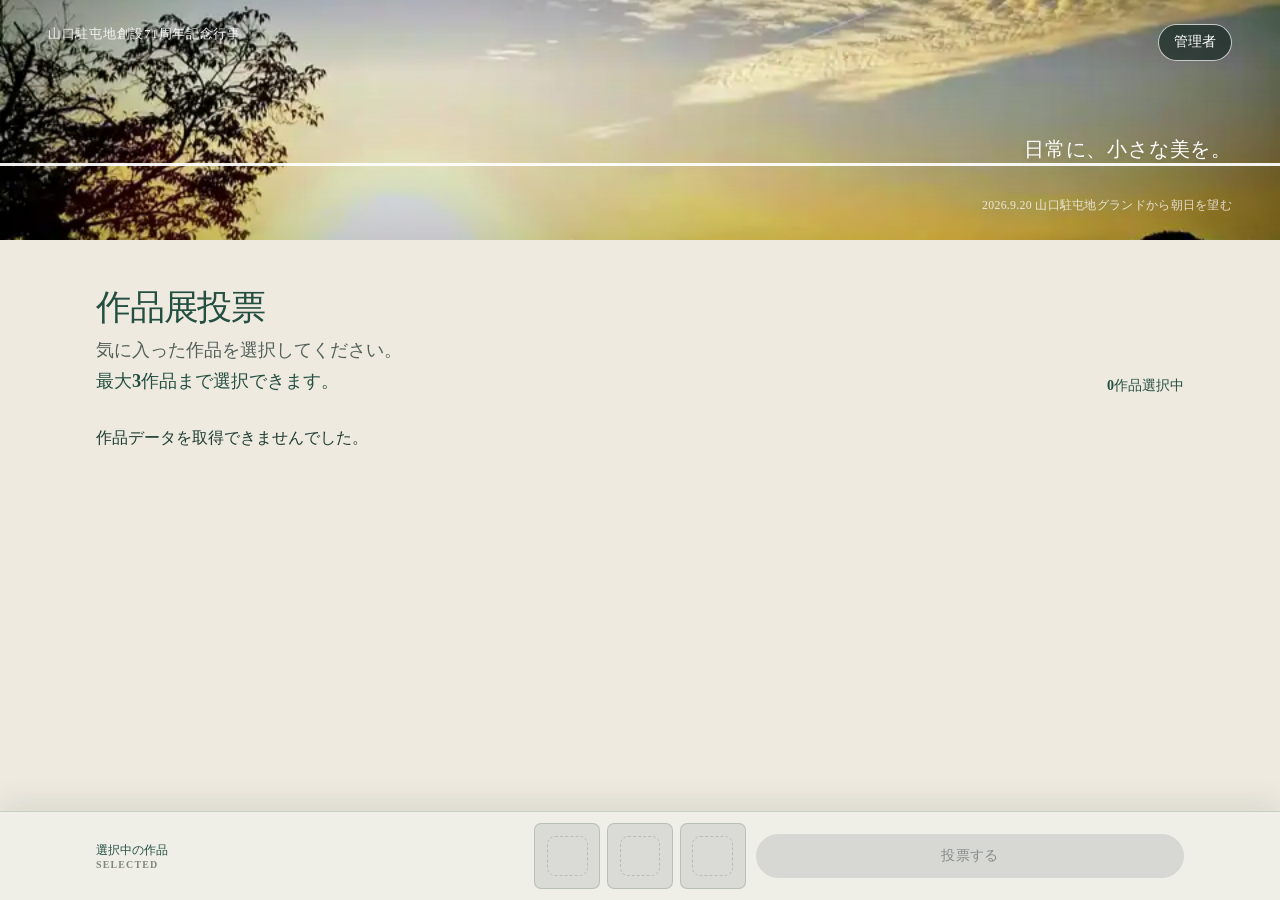
<file: index.html>
<!DOCTYPE html>
<html lang="ja">
<head>
  <meta charset="UTF-8">
  <meta name="viewport" content="width=device-width, initial-scale=1, viewport-fit=cover">
  <meta name="theme-color" content="#f2f3f1">
  <title>作品展投票（本番）</title>
  <style>
    html,body{margin:0;padding:0;width:100%;height:100%;overflow:hidden;background:#000;}
    iframe{display:block;width:100%;height:100%;border:0;}
  </style>
</head>
<body>
  <iframe
    src="production.html?v=575ae6b4beff"
    allow="fullscreen"
    allowfullscreen>
  </iframe>
</body>
</html>
</file>
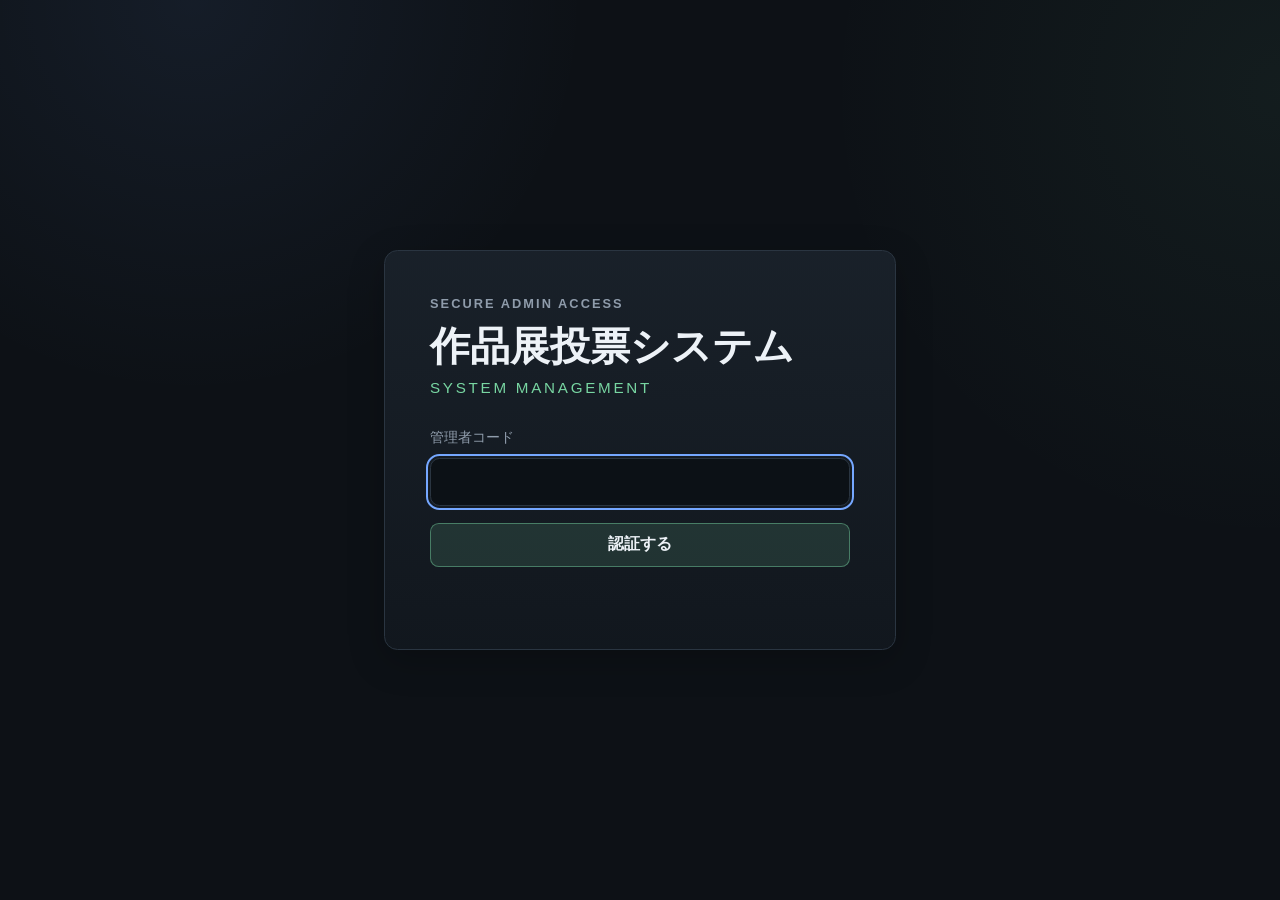
<file: admin/index.html>
<!DOCTYPE html><html lang="ja"><head><meta charset="UTF-8"><meta name="viewport" content="width=device-width,initial-scale=1"><meta http-equiv="refresh" content="0;url=settings.html"><title>システム管理</title></head><body><p><a href="settings.html">システム管理を開く</a></p><script>location.replace("settings.html"+location.search+location.hash);</script></body></html>
</file>
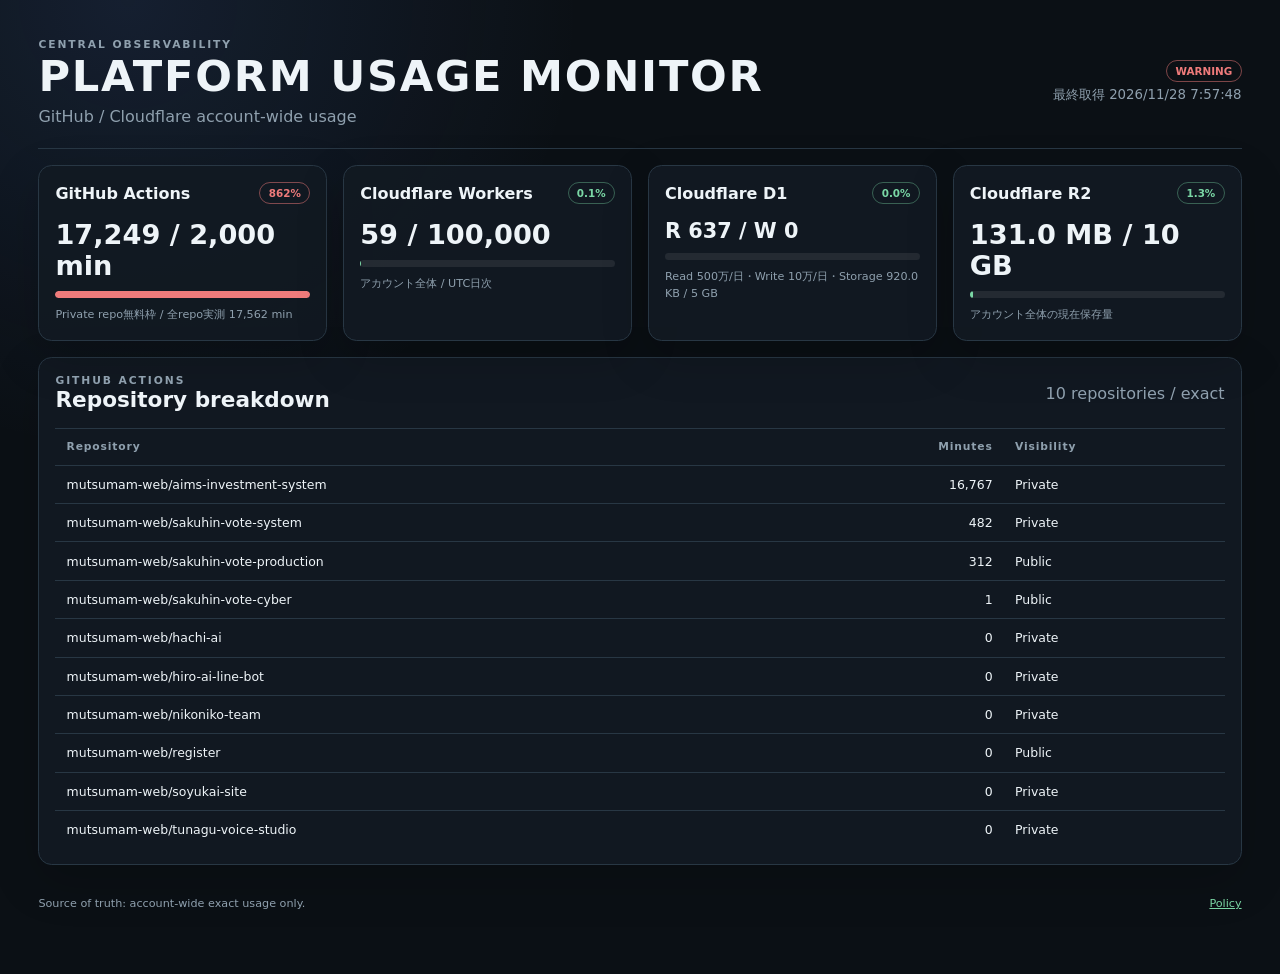
<file: platform-usage/index.html>
<!doctype html>
<html lang="ja">
<head>
  <meta charset="utf-8">
  <meta name="viewport" content="width=device-width,initial-scale=1">
  <meta name="color-scheme" content="dark">
  <title>Platform Usage Monitor</title>
  <link rel="stylesheet" href="./style.css?v=575ae6b4beff">
</head>
<body>
  <main class="shell">
    <header class="hero">
      <div>
        <p class="eyebrow">CENTRAL OBSERVABILITY</p>
        <h1>PLATFORM USAGE MONITOR</h1>
        <p class="lead">GitHub / Cloudflare account-wide usage</p>
      </div>
      <div class="hero-status">
        <span id="overallBadge" class="badge">LOADING</span>
        <small id="updatedAt">取得中…</small>
      </div>
    </header>

    <section class="cards" aria-label="Platform usage">
      <article class="card">
        <div class="card-head"><strong>GitHub Actions</strong><span id="githubBadge" class="badge">—</span></div>
        <div id="githubValue" class="value">—</div>
        <div class="meter"><i id="githubBar"></i></div>
        <p id="githubMeta">アカウント実測のみ</p>
      </article>
      <article class="card">
        <div class="card-head"><strong>Cloudflare Workers</strong><span id="workersBadge" class="badge">—</span></div>
        <div id="workersValue" class="value">—</div>
        <div class="meter"><i id="workersBar"></i></div>
        <p>アカウント全体 / UTC日次</p>
      </article>
      <article class="card">
        <div class="card-head"><strong>Cloudflare D1</strong><span id="d1Badge" class="badge">—</span></div>
        <div id="d1Value" class="value value-small">—</div>
        <div class="meter"><i id="d1Bar"></i></div>
        <p id="d1Meta">Read / Write / Storage</p>
      </article>
      <article class="card">
        <div class="card-head"><strong>Cloudflare R2</strong><span id="r2Badge" class="badge">—</span></div>
        <div id="r2Value" class="value">—</div>
        <div class="meter"><i id="r2Bar"></i></div>
        <p>アカウント全体の現在保存量</p>
      </article>
    </section>

    <section class="panel">
      <div class="panel-head">
        <div>
          <p class="eyebrow">GITHUB ACTIONS</p>
          <h2>Repository breakdown</h2>
        </div>
        <span id="repoState" class="muted">—</span>
      </div>
      <div class="table-wrap">
        <table>
          <thead><tr><th>Repository</th><th>Minutes</th><th>Visibility</th></tr></thead>
          <tbody id="repoRows"><tr><td colspan="3">取得中…</td></tr></tbody>
        </table>
      </div>
    </section>

    <footer>
      <span>Source of truth: account-wide exact usage only.</span>
      <a href="./POLICY.md">Policy</a>
    </footer>
  </main>
  <script src="./app.js?v=575ae6b4beff"></script>
</body>
</html>
</file>
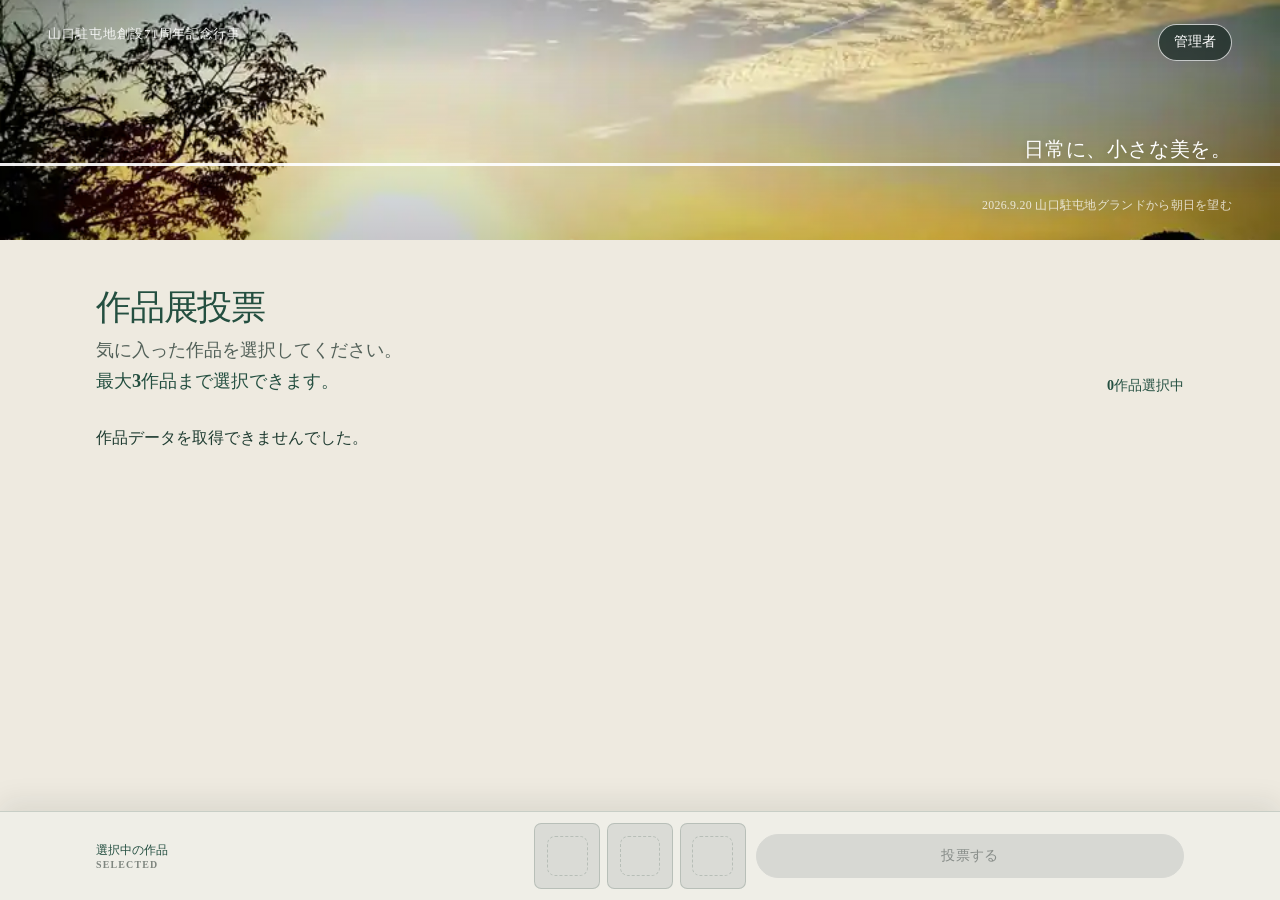
<file: production.html>
<!DOCTYPE html>
<html lang="ja">
<head>
  <meta charset="UTF-8">
  <meta name="viewport" content="width=device-width,initial-scale=1,viewport-fit=cover">
  <meta name="theme-color" content="#eeeae0">
  <meta name="format-detection" content="telephone=no">
  <title>作品展投票</title>
  <link rel="stylesheet" href="production.css?v=575ae6b4beff">
</head>
<body>
  <a class="skip-link" href="#works">作品一覧へ移動</a>
  <canvas id="gridDiceCanvas" class="grid-dice-canvas" aria-hidden="true" hidden></canvas>
  <canvas id="gridDiceFrontCanvas" class="grid-dice-canvas grid-dice-canvas-front" aria-hidden="true" hidden></canvas>

  <div class="app-shell">
    <header class="app-header" aria-label="作品展バナー">
      <svg class="hero-clip-defs" width="0" height="0" aria-hidden="true" focusable="false">
        <defs>
          <clipPath id="headerClipMosaic" clipPathUnits="objectBoundingBox">
            <rect x=".005" y=".17" width=".17" height=".77"/>
            <rect x=".179" y=".035" width=".255" height=".82"/>
            <rect x=".438" y=".15" width=".125" height=".8"/>
            <rect x=".567" y=".005" width=".267" height=".89"/>
            <rect x=".838" y=".18" width=".157" height=".76"/>
          </clipPath>
          <clipPath id="headerClipEditorial" clipPathUnits="objectBoundingBox">
            <rect x=".015" y=".15" width=".20" height=".81"/>
            <rect x=".224" y=".025" width=".46" height=".85"/>
            <rect x=".694" y=".12" width=".295" height=".83"/>
          </clipPath>
          <clipPath id="headerClipSolar" clipPathUnits="objectBoundingBox">
            <rect x=".005" y=".08" width=".50" height=".88"/>
            <rect x=".51" y=".015" width=".20" height=".45"/>
            <rect x=".51" y=".49" width=".19" height=".46"/>
            <rect x=".715" y=".135" width=".28" height=".80"/>
          </clipPath>
        </defs>
      </svg>
      <div class="hero-visual" aria-hidden="true"></div>
      <a id="headerAdminLink" class="header-admin-link" href="admin/settings.html" aria-label="管理画面を開く">管理者</a>
      <div class="hero-topline">
        <span id="heroTopline">山口駐屯地創設71周年記念行事</span>
      </div>
      <div class="hero-copy">
        <div class="hero-title-stage">
          <h1 class="hero-title" aria-label="作品展 / ART EXHIBITION">
            <span id="heroTitleJp" class="hero-title-label hero-title-jp" aria-hidden="true">作品展</span>
            <span id="heroTitleEn" class="hero-title-label hero-title-en" aria-hidden="true">ART EXHIBITION</span>
          </h1>
          <div class="hero-title-line" aria-hidden="true"></div>
        </div>
        <div id="heroSide" class="hero-side">日常に、小さな美を。</div>
      </div>
      <div id="heroCaption" class="hero-caption">2026.9.20 山口駐屯地グランドから朝日を望む</div>
      <div class="hero-compact-bar" aria-hidden="true" inert>
        <div class="hero-compact-heading">
          <strong id="compactHeroTitleJp">作品展</strong>
          <span>ART EXHIBITION</span>
        </div>
        <a class="hero-compact-admin" href="admin/settings.html" aria-label="管理画面を開く">管理者</a>
      </div>
    </header>

    <main class="gallery-shell">
      <section class="gallery-intro" aria-labelledby="galleryTitle">
        <div>
          <h2 id="galleryTitle">作品展投票</h2>
          <p>気に入った作品を選択してください。<br><strong>最大3作品まで選択できます。</strong></p>
        </div>
        <div id="selectionStatus" class="selection-status" aria-live="polite">0作品選択中</div>
      </section>

      <div id="works" class="works-grid" aria-busy="true">
        <p class="works-loading" role="status">作品を読み込んでいます…</p>
      </div>
    </main>
  </div>

  <footer class="selection-bar" aria-label="選択中の作品と投票操作">
    <div class="selection-bar-inner">
      <button id="adminButton" class="selection-bar-label" type="button" aria-label="管理者機能">
        <span>選択中の作品</span>
        <small>SELECTED</small>
      </button>

      <div id="selectedThumbs" class="selected-thumbs" aria-label="選択中の作品サムネイル">
        <button class="selected-thumb-slot" data-slot="0" type="button" aria-hidden="true" disabled></button>
        <button class="selected-thumb-slot" data-slot="1" type="button" aria-hidden="true" disabled></button>
        <button class="selected-thumb-slot" data-slot="2" type="button" aria-hidden="true" disabled></button>
      </div>

      <button id="voteButton" class="vote-button" type="button" disabled>投票する</button>
      <span id="count" hidden aria-hidden="true">0</span>
    </div>
  </footer>

  <section id="workDetailView" class="work-detail-view" hidden aria-hidden="true" aria-modal="true" role="dialog" aria-labelledby="workDetailTitle">
    <div id="workDetailPanel" class="work-detail-panel" tabindex="-1">
      <div class="work-detail-image-wrap">
        <img id="workDetailImage" class="work-detail-image" alt="" hidden>
      </div>
      <div class="work-detail-meta">
        <div id="workDetailIndex" class="work-detail-index"></div>
        <h2 id="workDetailTitle" class="work-detail-title"></h2>
        <div id="workDetailAuthor" class="work-detail-author"></div>
      </div>
      <div class="work-detail-actions" aria-label="詳細画面の操作">
        <button id="workDetailSelectButton" class="work-detail-select-button" type="button">選択する</button>
        <button id="workDetailCloseButton" class="work-detail-close-button" type="button">閉じる</button>
      </div>
      <div id="workDetailComment" class="work-detail-comment"></div>
      <div class="powered-by powered-by-detail" aria-label="powered by 駐屯地曹友会 × 厚生班">
          <span>powered by</span>
          <strong>駐屯地曹友会×厚生班</strong>
        </div>
    </div>
  </section>

  <section id="voteConfirmView" class="vote-confirm-view" hidden aria-hidden="true" aria-modal="true" role="dialog" aria-labelledby="voteConfirmTitle">
    <div class="vote-confirm-panel">
      <div class="vote-confirm-kicker">VOTE CONFIRMATION</div>
      <h2 id="voteConfirmTitle" class="vote-confirm-title">投票内容の確認</h2>
      <p class="vote-confirm-lead">選択した作品を確認して、投票を確定してください。</p>

      <div id="voteConfirmWorks" class="vote-confirm-works" aria-label="投票する作品"></div>

      <div class="vote-confirm-actions">
        <button id="voteConfirmSubmitButton" class="vote-confirm-submit-button" type="button">投票する</button>
        <button id="voteConfirmBackButton" class="vote-confirm-back-button" type="button">戻る</button>
      </div>

      <div class="powered-by powered-by-confirm" aria-label="powered by 駐屯地曹友会 × 厚生班">
          <span>powered by</span>
          <strong>駐屯地曹友会×厚生班</strong>
        </div>
    </div>
  </section>

  <div id="maxVoteErrorPanel" class="max-vote-error-panel" role="alert" aria-live="assertive" aria-hidden="true">
    <div class="max-vote-error-message">最大3作品まで選択できます</div>
  </div>

  <dialog id="adminCodeDialog" class="admin-code-dialog" aria-labelledby="adminCodeDialogTitle">
    <form id="adminCodeDialogForm">
      <h2 id="adminCodeDialogTitle">管理者コードを入力</h2>
      <p>この端末の投票済み状態を解除します。</p>
      <label for="adminResetCode">管理者コード（数字4〜12桁）</label>
      <input id="adminResetCode" name="adminResetCode" type="password" inputmode="numeric" autocomplete="current-password" enterkeyhint="done" minlength="4" maxlength="12" pattern="[0-9]{4,12}" required>
      <div class="admin-code-dialog-actions">
        <button id="adminResetCancelButton" type="button">キャンセル</button>
        <button id="adminResetSubmitButton" type="submit">確認する</button>
      </div>
    </form>
  </dialog>

  <div id="votedMask" class="voted-mask" hidden aria-hidden="true" aria-live="polite" aria-modal="true" role="dialog" aria-labelledby="votedMaskTitle">
    <div class="voted-mask-admin-zone" aria-label="管理者機能" role="button" tabindex="0"></div>
    <div class="voted-mask-content">
      <div class="voted-mask-check" aria-hidden="true">✓</div>
      <div class="voted-mask-kicker">VOTE COMPLETE</div>
      <div id="votedMaskTitle" class="voted-mask-title">投票済みです</div>
      <div class="voted-mask-subtitle">ご投票ありがとうございました。</div>
      <div class="voted-mask-status">投票内容を受け付けました。<br>この端末からの追加投票はできません。</div>
      <div class="voted-mask-footer">作品展投票システム</div>
      <div class="powered-by powered-by-voted" aria-label="powered by 駐屯地曹友会 × 厚生班">
          <span>powered by</span>
          <strong>駐屯地曹友会×厚生班</strong>
        </div>
    </div>
  </div>

  <script src="reel.js?v=20261110-reel-resize-v13"></script>
  <script src="grid-dice.js?v=20261115-restore-v4"></script>
  <script src="production.js?v=575ae6b4beff"></script>
</body>
</html>
</file>
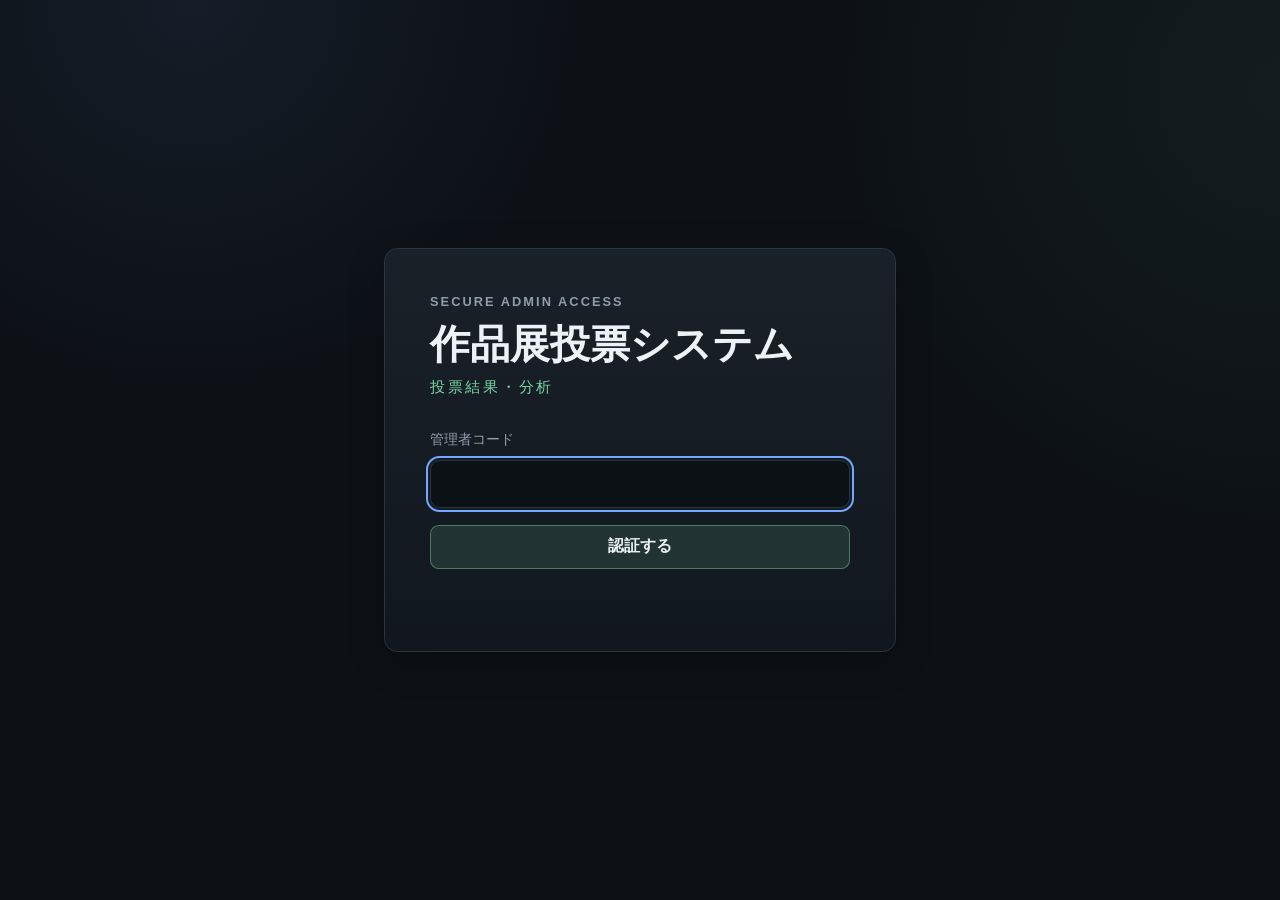
<file: admin/results.html>
<!DOCTYPE html>
<html lang="ja">
<head>
  <meta charset="UTF-8">
  <meta name="viewport" content="width=device-width,initial-scale=1,viewport-fit=cover">
  <meta name="theme-color" content="#11161b">
  <meta name="format-detection" content="telephone=no">
  <title>作品展投票システム / 投票結果・分析</title>
  <link rel="stylesheet" href="admin.css?v=575ae6b4beff">
</head>
<body>
  <main id="loginShell" class="auth-shell" aria-labelledby="loginTitle">
    <section class="auth-card">
      <div class="eyebrow">SECURE ADMIN ACCESS</div>
      <h1 id="loginTitle">作品展投票システム</h1>
      <p class="auth-subtitle">投票結果・分析</p>
      <form id="loginForm" class="auth-form" autocomplete="off">
        <label for="adminCode">管理者コード</label>
        <input id="adminCode" name="adminCode" type="password" inputmode="numeric" autocomplete="current-password" enterkeyhint="done" minlength="4" maxlength="12" required>
        <button id="loginButton" type="submit">認証する</button>
      </form>
      <p id="loginMessage" class="auth-message" role="status" aria-live="polite"></p>
    </section>
  </main>

  <div id="dashboardShell" class="dashboard-shell" hidden>
    <header class="topbar">
      <div>
        <div class="eyebrow">作品展投票システム</div>
        <h1>投票結果・分析</h1>
      </div>
      <div class="topbar-actions">
        
        
        <button id="settingsPageButton" class="button-secondary" type="button">システム管理</button>
        <button id="refreshButton" class="button-secondary" type="button">更新</button>
        <button id="logoutButton" class="button-ghost" type="button">ログアウト</button>
      </div>
    </header>

    <section class="status-strip" aria-label="更新状況">
      <div><span>LAST UPDATE</span><strong id="lastUpdated">—</strong></div>
      <div><span>LAST VOTE</span><strong id="lastVote">—</strong></div>
      <div><span>AUTO REFRESH</span><button id="autoRefreshButton" class="text-button" type="button" aria-pressed="true">ON / 60s</button></div>
      <div><span>DATA SOURCE</span><strong id="systemSource">—</strong></div>
    </section>

    <section class="toolbar" aria-label="表示設定">
      <div class="range-control" role="group" aria-label="投票トレンド表示期間">
        <button type="button" data-range="3h">3時間</button>
        <button class="active" type="button" data-range="6h">6時間</button>
        <button type="button" data-range="12h">12時間</button>
        <button type="button" data-range="24h">24時間</button>
        <button type="button" data-range="all">全期間</button>
      </div>
      <div class="toolbar-actions">
        <button id="exportCsvButton" class="button-secondary" type="button">CSV</button>
        <button id="printButton" class="button-secondary" type="button">印刷 / PDF</button>
      </div>
    </section>

    <section id="kpiGrid" class="kpi-grid" aria-label="概要指標">
      <article class="kpi-card"><span>総投票件数</span><strong id="kpiResponses">—</strong><small>投票送信件数</small></article>
      <article class="kpi-card"><span>総得票数</span><strong id="kpiVotes">—</strong><small>作品選択数の合計</small></article>
      <article class="kpi-card"><span>登録作品</span><strong id="kpiWorks">—</strong><small>D1作品マスター</small></article>
      <article class="kpi-card"><span>直近30分</span><strong id="kpi30m">—</strong><small>投票件数</small></article>
      <article class="kpi-card"><span>直近60分</span><strong id="kpi60mVotes">—</strong><small>総得票数</small></article>
      <article class="kpi-card"><span>最終投票</span><strong id="kpiLastVoteAgo">—</strong><small>経過時間</small></article>
    </section>

    <section class="panel panel-wide">
      <div class="panel-heading">
        <div>
          <span class="panel-kicker">VOTE FLOW</span>
          <h2>投票トレンド</h2>
        </div>
        <p id="trendMeta">30分単位</p>
      </div>
      <div id="voteTrendChart" class="chart" role="img" aria-label="投票件数と総得票数の推移"></div>
      <div class="legend">
        <span><i class="legend-line series-a"></i>投票件数</span>
        <span><i class="legend-line series-b"></i>総得票数</span>
      </div>
    </section>

    <div class="dashboard-grid two-column">
      <section class="panel">
        <div class="panel-heading">
          <div>
            <span class="panel-kicker">RANKING</span>
            <h2>得票数ランキング</h2>
          </div>
          <div class="inline-controls">
            <input id="rankingSearch" type="search" placeholder="作品検索" aria-label="作品検索">
            <button id="rankingLimitButton" class="text-button" type="button" aria-pressed="false">TOP 10</button>
          </div>
        </div>
        <div id="rankingChart" class="ranking-chart"></div>
      </section>

      <section class="panel">
        <div class="panel-heading">
          <div>
            <span class="panel-kicker">LIVE</span>
            <h2>今この瞬間</h2>
          </div>
          <span class="live-dot" aria-label="自動更新中"></span>
        </div>
        <div id="livePanel" class="live-panel"></div>
      </section>
    </div>

    <div class="dashboard-grid two-column">
      <section class="panel">
        <div class="panel-heading">
          <div>
            <span class="panel-kicker">MOMENTUM</span>
            <h2>伸びている作品</h2>
          </div>
        </div>
        <div id="momentumPanel" class="data-list"></div>
      </section>

      <section class="panel">
        <div class="panel-heading">
          <div>
            <span class="panel-kicker">RANK SHIFT</span>
            <h2>順位変動</h2>
          </div>
        </div>
        <div id="rankMovementPanel" class="data-list"></div>
      </section>
    </div>

    <div class="dashboard-grid three-column">
      <section class="panel">
        <div class="panel-heading">
          <div>
            <span class="panel-kicker">CLOSE RACE</span>
            <h2>接戦分析</h2>
          </div>
        </div>
        <div id="closeRacePanel" class="data-list"></div>
      </section>

      <section class="panel">
        <div class="panel-heading">
          <div>
            <span class="panel-kicker">CONCENTRATION</span>
            <h2>投票集中度</h2>
          </div>
        </div>
        <div id="concentrationPanel" class="metric-stack"></div>
      </section>

      <section class="panel">
        <div class="panel-heading">
          <div>
            <span class="panel-kicker">CO-SELECTION</span>
            <h2>共選択ペア</h2>
          </div>
        </div>
        <div id="coSelectionPanel" class="data-list"></div>
      </section>
    </div>

    <div class="dashboard-grid two-column">
      <section class="panel">
        <div class="panel-heading">
          <div>
            <span class="panel-kicker">ANOMALY</span>
            <h2>時系列の異常候補</h2>
          </div>
        </div>
        <div id="anomalyPanel" class="data-list"></div>
      </section>

      <section class="panel">
        <div class="panel-heading">
          <div>
            <span class="panel-kicker">PATTERN</span>
            <h2>投票パターン要確認</h2>
          </div>
        </div>
        <div id="patternPanel" class="data-list"></div>
      </section>
    </div>

    <footer class="dashboard-footer"><p>投票結果・ランキング・傾向を確認できます。システム監視は管理画面へ。</p><p id="dashboardNotice"></p></footer>
  </div>
  <div id="toast" class="toast" role="status" aria-live="polite" hidden></div>
  <script src="admin.js?v=575ae6b4beff"></script>
</body>
</html>
</file>
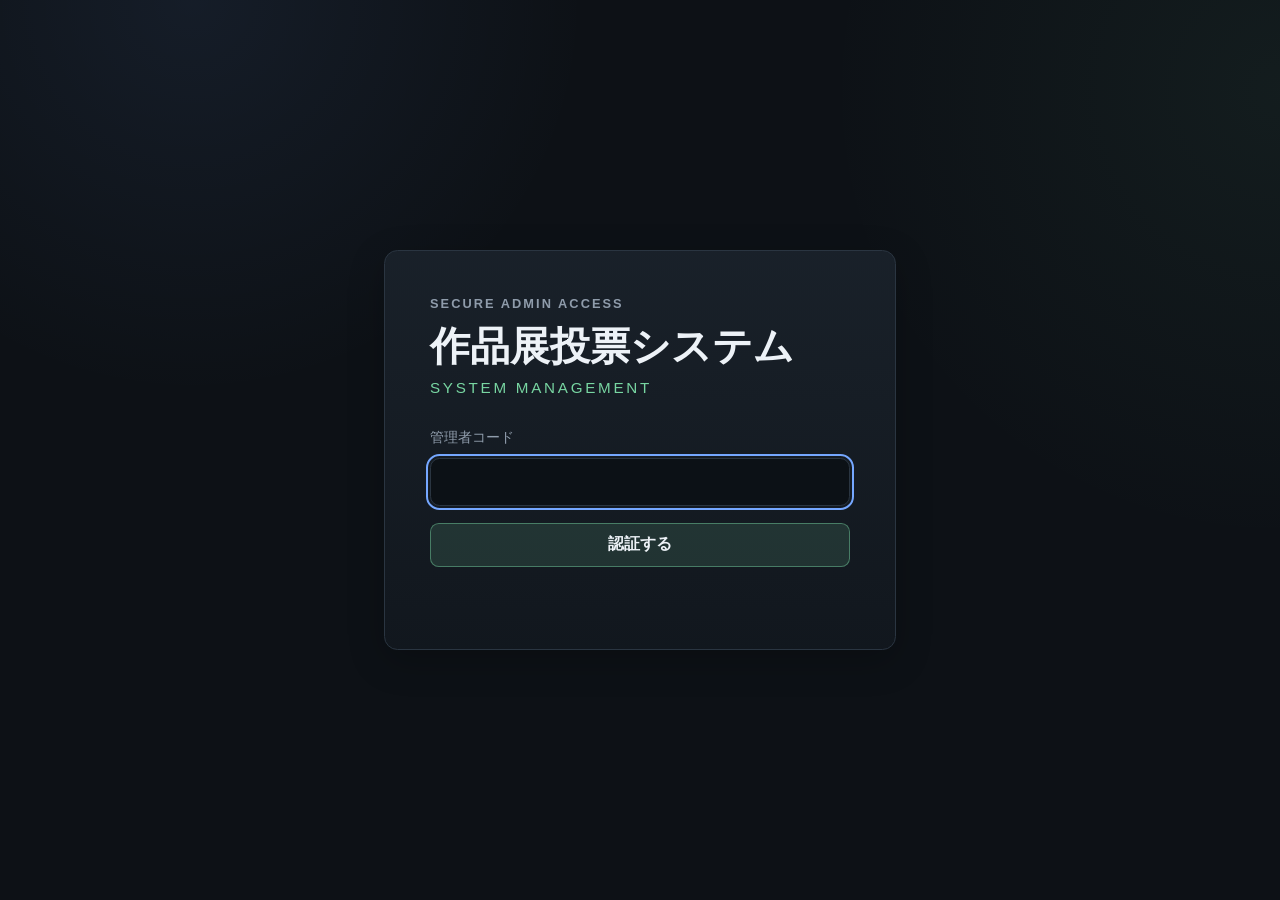
<file: admin/settings.html>
<!DOCTYPE html>
<html lang="ja">
<head>
  <meta charset="UTF-8">
  <meta name="viewport" content="width=device-width,initial-scale=1,viewport-fit=cover">
  <meta name="theme-color" content="#11161b">
  <meta name="format-detection" content="telephone=no">
  <title>作品展投票システム / SETTINGS</title>
  <link rel="stylesheet" href="admin.css?v=575ae6b4beff">
</head>
<body>
  <main id="loginShell" class="auth-shell" aria-labelledby="loginTitle">
    <section class="auth-card">
      <div class="eyebrow">SECURE ADMIN ACCESS</div>
      <h1 id="loginTitle">作品展投票システム</h1>
      <p class="auth-subtitle">SYSTEM MANAGEMENT</p>
      <form id="loginForm" class="auth-form" autocomplete="off">
        <label for="adminCode">管理者コード</label>
        <input id="adminCode" name="adminCode" type="password" inputmode="numeric" autocomplete="current-password" enterkeyhint="done" minlength="4" maxlength="12" required>
        <button id="loginButton" type="submit">認証する</button>
      </form>
      <p id="loginMessage" class="auth-message" role="status" aria-live="polite"></p>
    </section>
  </main>

  <div id="dashboardShell" class="dashboard-shell" hidden>
    <header class="topbar">
      <div>
        <div class="eyebrow">作品展投票システム</div>
        <h1>システム管理</h1>
      </div>
      <div class="topbar-actions">
        <span id="systemStatus" class="status-badge status-neutral" hidden>SYSTEM —</span>
        <button id="dashboardPageButton" class="button-secondary" type="button">投票結果・分析</button>
        
        <button id="refreshButton" class="button-secondary" type="button" hidden>更新</button>
        <button id="logoutButton" class="button-ghost" type="button">ログアウト</button>
      </div>
    </header>

    <section class="status-strip" aria-label="更新状況" hidden>
      <div><span>LAST UPDATE</span><strong id="lastUpdated">—</strong></div>
      <div><span>LAST VOTE</span><strong id="lastVote">—</strong></div>
      <div><span>AUTO REFRESH</span><button id="autoRefreshButton" class="text-button" type="button" aria-pressed="true">ON / 60s</button></div>
      <div><span>DATA SOURCE</span><strong id="systemSourceLegacy">—</strong></div>
    </section>

    <section class="toolbar" aria-label="表示設定" hidden>
      <div class="range-control" role="group" aria-label="投票トレンド表示期間">
        <button type="button" data-range="3h">3時間</button>
        <button class="active" type="button" data-range="6h">6時間</button>
        <button type="button" data-range="12h">12時間</button>
        <button type="button" data-range="24h">24時間</button>
        <button type="button" data-range="all">全期間</button>
      </div>
      <div class="toolbar-actions">
        <button id="exportCsvButton" class="button-secondary" type="button">CSV</button>
        <button id="printButton" class="button-secondary" type="button">印刷 / PDF</button>
      </div>
    </section>

    <section class="settings-intro" aria-label="設定メニュー">
      <div>
        <span class="panel-kicker">SYSTEM CONFIGURATION</span>
        <h2>システム設定</h2>
        <p>カテゴリを選ぶと、必要な設定だけを表示します。保存方法は従来どおりです。</p>
      </div>
    </section>

    <nav id="settingsCategoryNav" class="settings-category-nav" aria-label="設定カテゴリ">
      <button type="button" data-settings-tab="overview" aria-pressed="true">概要</button>
      <button type="button" data-settings-tab="works" aria-pressed="false">作品管理</button>
      <button type="button" data-settings-tab="design" aria-pressed="false">画面デザイン</button>
      <button type="button" data-settings-tab="vote" aria-pressed="false">投票設定</button>
      <button type="button" data-settings-tab="system" aria-pressed="false">システム管理</button>
    </nav>

    <section id="settingsOverview" class="panel panel-wide settings-overview" data-settings-section="overview" aria-labelledby="settingsOverviewTitle">
      <div class="panel-heading">
        <div><span class="panel-kicker">CURRENT CONFIGURATION</span><h2 id="settingsOverviewTitle">現在の設定</h2></div>
        <p>保存済みの設定を一覧表示します。</p>
      </div>
      <div class="settings-overview-grid">
        <div class="settings-overview-card">
          <span>作品一覧・デザイン</span><strong id="settingsOverviewGallery">読み込み中…</strong>
          <small id="settingsOverviewAppearance">テーマ・背景を取得中</small>
          <button type="button" data-settings-open="design">画面デザインを開く</button>
        </div>
        <div class="settings-overview-card">
          <span>作品登録・公開</span><strong>作品一覧を管理</strong>
          <small>画像・公開状態・並び順を変更できます。</small><button type="button" data-settings-open="works">作品管理を開く</button>
        </div>
        <div class="settings-overview-card">
          <span>投票サイクル</span><strong id="settingsOverviewCycle">読み込み中…</strong>
          <small id="settingsOverviewVoteLimit">最大選択数を取得中</small>
          <small>投票済み判定に関わる設定</small>
          <button type="button" data-settings-open="vote">投票設定を開く</button>
        </div>
        <div class="settings-overview-card">
          <span>当選機能</span><strong id="settingsOverviewWinner">読み込み中…</strong>
          <small>投票件数に応じた当選設定</small>
          <button type="button" data-settings-open="vote">当選設定を開く</button>
        </div>
        <div class="settings-overview-card">
          <span>システム管理</span><strong>管理コード・データ管理</strong>
          <small>投票データの削除は慎重に操作してください。</small>
          <button type="button" data-settings-open="system">システム管理を開く</button>
        </div>
      </div>
    </section>

    <section class="panel panel-wide work-manager" data-settings-section="works">
      <div class="panel-heading">
        <div>
          <span class="panel-kicker">WORKS MANAGEMENT</span>
          <h2>作品管理</h2>
        </div>
        <div class="inline-controls">
          <button id="newWorkButton" class="button-secondary" type="button">新規作品</button>
          <button id="reloadWorksButton" class="button-secondary" type="button">作品一覧を更新</button>
          <button id="toggleWorksListButton" class="button-secondary" type="button" aria-expanded="true" aria-controls="workListWrap">作品一覧を折りたたむ</button>
        </div>
      </div>

      <div class="work-manager-grid">
        <form id="workEditorForm" class="work-editor" autocomplete="off">
          <input id="workId" type="hidden">

          <label>
            <span>作品名</span>
            <input id="workTitle" type="text" maxlength="120" required>
          </label>

          <label>
            <span>作者名</span>
            <input id="workAuthor" type="text" maxlength="120">
          </label>

          <label class="work-editor-wide">
            <span>コメント</span>
            <textarea id="workComment" rows="5" maxlength="1200"></textarea>
          </label>

          <label>
            <span>公開状態</span>
            <select id="workStatus">
              <option value="draft">非公開</option>
              <option value="published">公開</option>
            </select>
          </label>

          <label>
            <span>作品画像</span>
            <input id="workImage" type="file" accept="image/jpeg,image/png,image/webp,image/gif,image/avif">
          </label>

          <div class="work-editor-actions">
            <button id="saveWorkButton" type="submit">保存</button>
            <button id="clearWorkButton" class="button-ghost" type="button">入力をクリア</button>
          </div>

          <p id="workEditorMessage" class="work-editor-message" role="status" aria-live="polite"></p>
        </form>

        <div id="workListWrap" class="work-list-wrap">
          <div id="workManagerSummary" class="work-manager-summary">作品 0件</div>
          <div id="workManagerList" class="work-manager-list"></div>
        </div>
      </div>
    </section>

    <section class="panel panel-wide" data-settings-section="vote" aria-labelledby="voteCycleTitle">
      <div class="panel-heading">
        <div>
          <span class="panel-kicker">VOTE CYCLE</span>
          <h2 id="voteCycleTitle">投票サイクル</h2>
        </div>
        <p id="voteCycleSummary">現在の投票サイクルを設定します。</p>
      </div>

      <form id="voteCycleSettingsForm" class="work-editor">
        <label>
          <span>投票サイクルID</span>
          <input id="voteCycleId" type="text" maxlength="40" pattern="[A-Za-z0-9][A-Za-z0-9_-]{0,39}" placeholder="例：2026" required>
        </label>
        <div class="work-editor-wide">
          <small>半角英数字・ハイフン・アンダースコアが使えます。IDを変更すると、その端末は新しいサイクルでは未投票扱いになります。D1の投票データは自動では削除されません。</small>
        </div>
        <div class="work-editor-actions">
          <button id="saveVoteCycleSettingsButton" class="button-secondary" type="submit">投票サイクルを保存</button>
        </div>
        <p id="voteCycleSettingsMessage" class="work-editor-message" role="status" aria-live="polite"></p>
      </form>
    </section>

    <section class="panel panel-wide" data-settings-section="design" aria-labelledby="displaySettingsTitle">
      <div class="panel-heading">
        <div>
          <span class="panel-kicker">DISPLAY SETTINGS</span>
          <h2 id="displaySettingsTitle">表示設定</h2>
        </div>
        <p id="displaySettingsSummary">現在のProduction表示を変更します。</p>
      </div>

      <form id="displaySettingsForm" class="work-editor display-settings-form">

        <details id="settingsFoldGallery" class="settings-fold" open>
          <summary><strong>作品一覧の表示方式</strong><small>2カラム・3カラム・スロットリールを切り替えます。</small></summary>
          <div class="settings-fold-content">
        <div class="display-layout-field">
          <label for="displayGalleryColumns">作品一覧の表示方式</label>
          <select id="displayGalleryColumns" aria-label="作品一覧の表示方式">
            <option value="2">2カラム（従来表示）</option>
            <option value="3">3カラム（スマートフォンを含む全画面）</option>
            <option value="reel">スロットリール（1本・縦スクロール）</option>
          </select>
          <small>リールは1作品ずつ中央に表示し、上下スクロールで円筒状に切り替わります。バナーは通常のスクロールで画面外へ移動し、上へ戻すと再表示されます。投票操作は従来どおり。初期値は2カラムです。</small>
        </div>
          </div>
        </details>

        <details id="settingsFoldHeader" class="settings-fold">
          <summary><strong>ヘッダー・バナー</strong><small>見出し・レイアウト・写真を編集します。</small></summary>
          <div class="settings-fold-content">
        <label>
          <span>ヘッダー上段</span>
          <input id="displayHeroTopline" type="text" maxlength="120" required>
        </label>

        <label>
          <span>ヘッダー和文タイトル</span>
          <input id="displayHeroTitleJp" type="text" maxlength="80" required>
        </label>

        <label>
          <span>ヘッダー英文タイトル</span>
          <input id="displayHeroTitleEn" type="text" maxlength="80" required>
        </label>

        <label>
          <span>ヘッダー右側コピー</span>
          <input id="displayHeroSide" type="text" maxlength="120" required>
        </label>

        <label class="work-editor-wide">
          <span>ヘッダー写真キャプション</span>
          <input id="displayHeroCaption" type="text" maxlength="160" required>
        </label>

        <div class="display-layout-field">
          <label for="displayHeaderLayout">ヘッダーレイアウト</label>
          <select id="displayHeaderLayout">
            <option value="standard">標準（現在のレイアウト）</option>
            <option value="mosaic">D-1 / アシンメトリック・モザイク</option>
            <option value="editorial">E-1 / ギャラリー・ステージ</option>
            <option value="solar">E-4 / ソーラー・アンカー</option>
          </select>
          <small>写真は現在のヘッダー画像を共用します。レイアウトごとに文字の位置・基本サイズを自動調整します。</small>
          <div class="display-layout-typography">
            <label for="displayHeroTitleScale">
              <span>タイトルの大きさ <output id="displayHeroTitleScaleValue" for="displayHeroTitleScale">100%</output></span>
              <input id="displayHeroTitleScale" type="range" min="75" max="125" step="5" value="100">
            </label>
            <label for="displayHeroCopyScale">
              <span>その他の文字の大きさ <output id="displayHeroCopyScaleValue" for="displayHeroCopyScale">100%</output></span>
              <input id="displayHeroCopyScale" type="range" min="75" max="125" step="5" value="100">
            </label>
          </div>
          <div id="displayLayoutPreview" class="display-layout-demo" data-layout="standard" aria-label="レイアウトと文字サイズの簡易プレビュー">
            <div class="display-layout-demo-panels" aria-hidden="true"><i></i><i></i><i></i><i></i><i></i></div>
            <div class="display-layout-demo-text">
              <strong id="displayLayoutSampleTitle">作品展</strong>
              <span id="displayLayoutSampleCopy">日常に、小さな美を。</span>
            </div>
          </div>
          <small>簡易プレビューです。実際の写真の切り抜きと文字配置はProductionの画面幅に連動します。</small>
        </div>

        <div class="display-image-field">
          <span>ヘッダー画像</span>
          <input id="displayHeaderImageKey" type="hidden">
          <input id="displayHeaderImage" type="file" accept="image/jpeg,image/png,image/webp,image/gif,image/avif">
          <div class="display-image-preview">
            <img id="displayHeaderImagePreview" alt="現在のヘッダー画像プレビュー" hidden>
            <span id="displayHeaderImageNote">標準画像を使用中</span>
          </div>
          <button id="resetDisplayHeaderImageButton" class="button-ghost" type="button">標準画像に戻す</button>
          <small>新しい画像を選択して保存するとProductionへ反映します。未選択なら現在の画像を保持します。</small>
        </div>
          </div>
        </details>

        <details id="settingsFoldTheme" class="settings-fold">
          <summary><strong>テーマ・背景</strong><small>プリセット、背景スタイル、カラーを設定します。</small></summary>
          <div class="settings-fold-content">
        <div class="display-theme-field">
          <span>テーマプリセット</span>
          <div class="display-theme-controls">
            <select id="displayThemePreset" aria-label="テーマプリセット">
              <option value="standard">標準</option>
              <option value="urban">アーバン</option>
              <option value="cyber">サイバー</option>
              <option value="gallery">ギャラリー</option>
              <option value="atelier">アトリエ</option>
              <option value="indigo">藍</option>
              <option value="botanical">ボタニカル</option>
              <option value="monochrome">モノクローム</option>
              <option value="museum">ミュージアム</option>
              <option value="amber">アンバー</option>
              <optgroup label="暗色テーマ（新規10種）">
                <option value="midnight">ミッドナイト</option>
                <option value="obsidian">オブシディアン</option>
                <option value="deepsea">ディープシー</option>
                <option value="nightforest">フォレストナイト</option>
                <option value="plumnoir">プラムノワール</option>
                <option value="bordeaux">ボルドー</option>
                <option value="copper">コッパー</option>
                <option value="navygold">ネイビーゴールド</option>
                <option value="charcoal">チャコール</option>
                <option value="twilight">トワイライト</option>
              </optgroup>
              <option value="custom">カスタム</option>
            </select>
            <strong id="displayThemePresetLabel">標準</strong>
          </div>
          <div class="display-theme-preview" aria-label="テーマ配色プレビュー">
            <div><span id="displayThemePreviewBg" class="display-theme-swatch"></span><small>背景</small></div>
            <div><span id="displayThemePreviewInk" class="display-theme-swatch"></span><small>文字</small></div>
            <div><span id="displayThemePreviewAccent" class="display-theme-swatch"></span><small>メイン</small></div>
            <div><span id="displayThemePreviewAccentStrong" class="display-theme-swatch"></span><small>濃色</small></div>
          </div>
          <div class="display-background-control">
            <label for="displayBackgroundMode">背景スタイル</label>
            <select id="displayBackgroundMode" aria-label="背景スタイル">
              <option value="solid">単色（従来表示）</option>
              <option value="gradient">和モダン・シルク（ON）</option>
              <option value="landscape">風景アート背景（ON）</option>
              <option value="photoreal_forest">写実風景背景・森林（ON）</option>
            </select>
            <div id="displayBackgroundPreview" class="display-background-preview" aria-label="背景スタイルプレビュー">
              <strong>作品展</strong>
              <span>選択中のテーマカラーで背景を表示</span>
            </div>
            <small>単色／和モダン・シルク／風景アート／写実風景（森林）を選択。森林は木漏れ日・霧・木々の写真を滑らかにつなぐ非反復背景です。初期値は単色です。</small>
          </div>
          <small>プリセット選択後も下の4色を個別調整できます。調整すると「カスタム」になります。</small>
        </div>

        <label>
          <span>背景色</span>
          <input id="displayThemeBg" class="display-color-input" type="color">
        </label>

        <label>
          <span>文字色</span>
          <input id="displayThemeInk" class="display-color-input" type="color">
        </label>

        <label>
          <span>メインカラー</span>
          <input id="displayThemeAccent" class="display-color-input" type="color">
        </label>

        <label>
          <span>メイン濃色</span>
          <input id="displayThemeAccentStrong" class="display-color-input" type="color">
        </label>
          </div>
        </details>

        <details id="settingsFoldFooter" class="settings-fold">
          <summary><strong>フッター表示</strong><small>投票完了画面と提供元の表示文を編集します。</small></summary>
          <div class="settings-fold-content">
        <label>
          <span>投票完了画面フッター</span>
          <input id="displayFooterText" type="text" maxlength="120" required>
        </label>

        <label>
          <span>powered by 表示</span>
          <input id="displayPoweredByText" type="text" maxlength="120" required>
        </label>
          </div>
        </details>

        <div class="work-editor-actions">
          <button id="saveDisplaySettingsButton" class="button-secondary" type="submit">表示設定を保存</button>
        </div>
        <p id="displaySettingsMessage" class="work-editor-message" role="status" aria-live="polite"></p>
      </form>
    </section>

    <section class="panel panel-wide" data-settings-section="vote" aria-labelledby="voteLimitSettingsTitle">
      <div class="panel-heading"><div><span class="panel-kicker">SELECTION LIMIT</span><h2 id="voteLimitSettingsTitle">最大選択作品数</h2></div>
        <p id="voteLimitSummary">現在の上限を取得しています。</p></div>
      <form id="voteLimitSettingsForm" class="work-editor">
        <label for="voteLimitMaxVotes"><span>1回の投票で選べる最大作品数</span>
          <input id="voteLimitMaxVotes" type="number" inputmode="numeric" min="1" max="10" step="1" value="3" required></label>
        <div class="work-editor-wide"><small>1～10件。初期値は3件。変更後の投票ページ再読み込みで反映します。過去の投票は保持します。</small></div>
        <div class="work-editor-actions"><button id="saveVoteLimitSettingsButton" class="button-secondary" type="submit">最大作品数を保存</button></div>
        <p id="voteLimitSettingsMessage" class="work-editor-message" role="status" aria-live="polite"></p>
      </form>
    </section>

    <section class="panel panel-wide" data-settings-section="vote" aria-labelledby="winnerSettingsTitle">
      <div class="panel-heading">
        <div>
          <span class="panel-kicker">PRIZE WINNER</span>
          <h2 id="winnerSettingsTitle">当選投票設定</h2>
        </div>
        <p id="winnerSettingsSummary">—</p>
      </div>

      <form id="winnerSettingsForm" class="work-editor winner-settings-form">
        <label class="winner-toggle">
          <input id="winnerEnabled" type="checkbox">
          <span>当選機能を有効にする</span>
        </label>

        <label>
          <span>記念表示</span>
          <input id="winnerEventLabel" type="text" maxlength="80" placeholder="例：71周年記念">
        </label>

        <div class="winner-milestones-field">
          <span>当選する投票番号</span>
          <div id="winnerMilestoneList" class="winner-milestone-list"></div>
          <button id="addWinnerMilestoneButton" class="button-ghost winner-add-button" type="button">当選番号を追加</button>
          <small>投票完了1回を1件として数えます。番号は1件ずつ入力できます。</small>
        </div>

        <label>
          <span>当選見出し</span>
          <input id="winnerTitle" type="text" maxlength="80" placeholder="例：当選しました！">
        </label>

        <label>
          <span>当選時の案内</span>
          <textarea id="winnerMessage" maxlength="240" rows="3" placeholder="例：景品をお渡しします。係員にこの画面を提示してください。"></textarea>
        </label>

        <div class="work-editor-actions">
          <button id="saveWinnerSettingsButton" class="button-secondary" type="submit">当選設定を保存</button>
        </div>
        <p id="winnerSettingsMessage" class="work-editor-message" role="status" aria-live="polite"></p>
      </form>
    </section>

    <section class="panel panel-wide" data-settings-section="system">
      <div class="panel-heading">
        <div>
          <span class="panel-kicker">SECURITY</span>
          <h2>管理コード変更</h2>
        </div>
      </div>

      <form id="adminCodeForm" class="work-editor" autocomplete="off">
        <label>
          <span>現在の管理コード</span>
          <input id="currentAdminCode" type="password" inputmode="numeric" autocomplete="current-password" enterkeyhint="done" minlength="4" maxlength="12" required>
        </label>

        <label>
          <span>新しい管理コード</span>
          <input id="newAdminCode" type="password" inputmode="numeric" autocomplete="new-password" enterkeyhint="done" minlength="4" maxlength="12" pattern="[0-9]{4,12}" required>
        </label>

        <label>
          <span>新しい管理コード（確認）</span>
          <input id="confirmAdminCode" type="password" inputmode="numeric" autocomplete="new-password" enterkeyhint="done" minlength="4" maxlength="12" pattern="[0-9]{4,12}" required>
        </label>

        <div class="work-editor-actions">
          <button id="changeAdminCodeButton" type="submit">管理コードを変更</button>
        </div>

        <p id="adminCodeMessage" class="work-editor-message" role="status" aria-live="polite"></p>
      </form>
    </section>

    <section class="panel panel-wide" data-settings-section="system" aria-labelledby="voteResetTitle">
      <div class="panel-heading">
        <div>
          <span class="panel-kicker">DATA MANAGEMENT</span>
          <h2 id="voteResetTitle">投票データリセット</h2>
        </div>
        <p>作品・画像・管理コードは保持します。</p>
      </div>
      <p class="reset-votes-warning">D1に保存された投票記録をすべて削除します。この操作は元に戻せません。投票済み端末のローカル状態は変更しません。</p>
      <div class="work-editor">
        <label for="resetVotesAdminCode"><span>管理者コード（数字4〜12桁）</span>
          <input id="resetVotesAdminCode" name="resetVotesAdminCode" type="password" inputmode="numeric" autocomplete="current-password" enterkeyhint="done" minlength="4" maxlength="12" required>
        </label>
      </div>
      <div class="work-editor-actions">
        <button id="resetVotesButton" class="button-danger" type="button">全投票データをリセット</button>
      </div>
      <p id="resetVotesMessage" class="work-editor-message" role="status" aria-live="polite"></p>
    </section>

    <section class="panel panel-wide" data-settings-section="system">
      <div class="panel-heading"><div><span class="panel-kicker">OPERATIONS</span><h2>システム稼働・利用状況</h2></div><p>API監視・利用量</p></div>
      <div class="settings-system-status"><span>DATA SOURCE</span><strong id="systemSource">—</strong></div>
      <div class="kpi-grid">      <article class="kpi-card"><span>API成功率</span><strong id="kpiGasSuccess">—</strong><small>HTTPリクエスト</small></article>
      <article class="kpi-card"><span>APIエラー</span><strong id="kpiGasErrors">—</strong><small>HTTP 4xx / 5xx</small></article>
      <article class="kpi-card"><span>API平均時間</span><strong id="kpiGasAvg">—</strong><small>Worker実行時間</small></article>
      <article class="kpi-card"><span>API p95</span><strong id="kpiGasP95">—</strong><small>95パーセンタイル</small></article></div>
    </section>
    <div class="settings-system-monitor" data-settings-section="system">
    <section class="panel panel-wide" aria-labelledby="usageQuotaTitle">
      <div class="panel-heading">
        <div>
          <span class="panel-kicker">FREE TIER USAGE</span>
          <h2 id="usageQuotaTitle">無料枠使用状況</h2>
        </div>
        <p id="usageQuotaUpdated">未取得</p>
      </div>
      <div id="usageQuotaGrid" class="usage-quota-grid">
        <article class="usage-card">
          <div class="usage-card-heading"><strong>GitHub Actions</strong><span id="usageGithubBadge" class="usage-badge">—</span></div>
          <div id="usageGithubValue" class="usage-value">—</div>
          <div class="usage-meter" aria-hidden="true"><i id="usageGithubBar"></i></div>
          <small id="usageGithubMeta">月間利用量</small>
        </article>
        <article class="usage-card">
          <div class="usage-card-heading"><strong>Cloudflare Workers</strong><span id="usageWorkersBadge" class="usage-badge">—</span></div>
          <div id="usageWorkersValue" class="usage-value">—</div>
          <div class="usage-meter" aria-hidden="true"><i id="usageWorkersBar"></i></div>
          <small>UTC日次 / 無料枠 100,000 requests</small>
        </article>
        <article class="usage-card">
          <div class="usage-card-heading"><strong>Cloudflare D1</strong><span id="usageD1Badge" class="usage-badge">—</span></div>
          <div id="usageD1Value" class="usage-value usage-value-small">—</div>
          <div class="usage-meter" aria-hidden="true"><i id="usageD1Bar"></i></div>
          <small id="usageD1Meta">Read / Write / Storage</small>
        </article>
        <article class="usage-card">
          <div class="usage-card-heading"><strong>Cloudflare R2</strong><span id="usageR2Badge" class="usage-badge">—</span></div>
          <div id="usageR2Value" class="usage-value">—</div>
          <div class="usage-meter" aria-hidden="true"><i id="usageR2Bar"></i></div>
          <small>現在保存量 / 無料枠 10 GB-monthとの目安比較</small>
        </article>
      </div>
    </section>

    <section class="panel panel-wide" id="usageTrendPanel" aria-labelledby="usageTrendTitle">
      <div class="panel-heading">
        <div>
          <span class="panel-kicker">USAGE TRENDS / SAFETY</span>
          <h2 id="usageTrendTitle">利用枠の推移とヘルスチェック</h2>
        </div>
        <button id="usageChartsRefresh" class="button-secondary" type="button">表示を更新</button>
      </div>
      <p id="usageChartsState" class="usage-history-status" role="status" aria-live="polite">取得待ち</p>
      <p class="usage-history-note">各折れ線：作品展システム単独とアカウント全体。70％・90％・100％は無料枠の目安です。契約プラン変更時は公式画面を確認してください。履歴は集計後に蓄積されます。</p>
      <div class="quota-line-legend" aria-label="折れ線の凡例">
        <span class="quota-series-project">作品展システム</span>
        <span class="quota-series-account">アカウント全体</span>
        <span class="quota-limit-legend">上限目安（100％）</span>
      </div>
      <div id="usageTrends" class="quota-trend-grid" aria-live="off"></div>
      <div class="usage-history-links">
        <a href="https://github.com/mutsumam-web/sakuhin-vote-system/actions/workflows/collect-usage-metrics.yml" target="_blank" rel="noopener noreferrer">公式集計を任意実行（GitHub Actionsを消費）</a>
        <a href="https://dash.cloudflare.com/" target="_blank" rel="noopener noreferrer">Cloudflareの公式使用量</a>
        <a href="https://github.com/settings/billing/usage" target="_blank" rel="noopener noreferrer">GitHub公式Billing</a>
      </div>
      <p class="usage-history-note">「表示を更新」は集計済みJSONを再取得し、公開APIの疎通確認を実行します。Cloudflare/GitHubの公式数値を再集計するには上のGitHub Actions画面で手動実行してください（通常は6時間ごとに自動集計）。</p>
      <h3 class="usage-health-heading">SYSTEM HEALTH / 項目別チェック</h3>
      <div id="usageHealthDetails" class="usage-health-details"></div>
    </section>

    <section class="panel panel-wide">
      <div class="panel-heading">
        <div>
          <span class="panel-kicker">SYSTEM OBSERVABILITY</span>
          <h2>Worker API 実行・エラー監視</h2>
        </div>
        <p id="processApiState">—</p>
      </div>
      <div id="systemTrendChart" class="chart" role="img" aria-label="Worker API実行回数とエラー件数の推移"></div>
      <div class="legend">
        <span><i class="legend-line series-a"></i>実行回数</span>
        <span><i class="legend-line series-danger"></i>HTTPエラー</span>
      </div>
      <div id="statusBreakdown" class="status-breakdown"></div>
    </section>

    <div class="dashboard-grid two-column">
      <section class="panel">
        <div class="panel-heading">
          <div>
            <span class="panel-kicker">ENDPOINTS</span>
            <h2>API経路別分析</h2>
          </div>
        </div>
        <div class="table-wrap">
          <table>
            <thead>
              <tr><th>API経路</th><th>実行</th><th>失敗</th><th>平均</th><th>p95</th></tr>
            </thead>
            <tbody id="functionStatsBody"></tbody>
          </table>
        </div>
      </section>

      <section class="panel">
        <div class="panel-heading">
          <div>
            <span class="panel-kicker">HEALTH</span>
            <h2>SYSTEM HEALTH</h2>
          </div>
        </div>
        <div id="healthPanel" class="health-panel"></div>
      </section>
    </div>

    </div>
    <footer class="dashboard-footer">
      <p>表示データは管理者向け集計値のみ。個人追跡・個人識別情報は表示しない。</p>
      <p id="dashboardNotice"></p>
    </footer>
  </div>

  <div id="toast" class="toast" role="status" aria-live="polite" hidden></div>
  <script src="admin.js?v=575ae6b4beff"></script>
  <script src="usage-monitor.js?v=575ae6b4beff"></script>
</body>
</html>
</file>
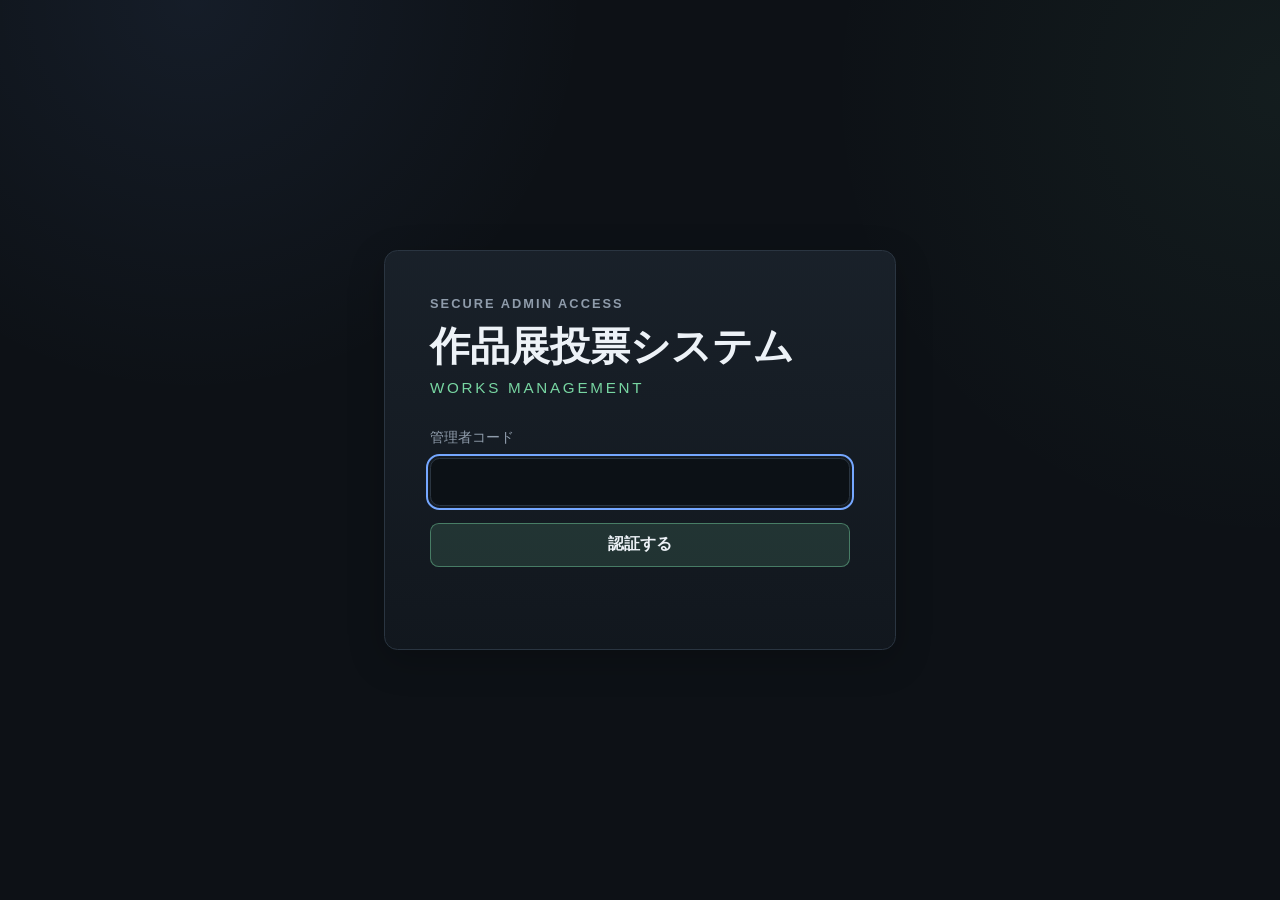
<file: admin/works.html>
<!DOCTYPE html>
<html lang="ja">
<head>
  <meta charset="UTF-8">
  <meta name="viewport" content="width=device-width,initial-scale=1,viewport-fit=cover">
  <meta name="theme-color" content="#11161b">
  <meta name="format-detection" content="telephone=no">
  <title>作品展投票システム / ADMIN DASHBOARD</title>
  <link rel="stylesheet" href="admin.css?v=575ae6b4beff">
</head>
<body>
  <main id="loginShell" class="auth-shell" aria-labelledby="loginTitle">
    <section class="auth-card">
      <div class="eyebrow">SECURE ADMIN ACCESS</div>
      <h1 id="loginTitle">作品展投票システム</h1>
      <p class="auth-subtitle">WORKS MANAGEMENT</p>
      <form id="loginForm" class="auth-form" autocomplete="off">
        <label for="adminCode">管理者コード</label>
        <input id="adminCode" name="adminCode" type="password" inputmode="numeric" autocomplete="current-password" enterkeyhint="done" minlength="4" maxlength="12" required>
        <button id="loginButton" type="submit">認証する</button>
      </form>
      <p id="loginMessage" class="auth-message" role="status" aria-live="polite"></p>
    </section>
  </main>

  <div id="dashboardShell" class="dashboard-shell" hidden>
    <header class="topbar">
      <div>
        <div class="eyebrow">作品展投票システム</div>
        <h1>WORKS MANAGEMENT</h1>
      </div>
      <div class="topbar-actions">
        <span id="systemStatus" class="status-badge status-neutral" hidden>SYSTEM —</span>
        <button id="dashboardPageButton" class="button-secondary" type="button">DASHBOARD</button>
        <button id="settingsPageButton" class="button-secondary" type="button">SETTINGS</button>
        <button id="refreshButton" class="button-secondary" type="button" hidden>更新</button>
        <button id="logoutButton" class="button-ghost" type="button">ログアウト</button>
      </div>
    </header>

    <section class="status-strip" aria-label="更新状況" hidden>
      <div><span>LAST UPDATE</span><strong id="lastUpdated">—</strong></div>
      <div><span>LAST VOTE</span><strong id="lastVote">—</strong></div>
      <div><span>AUTO REFRESH</span><button id="autoRefreshButton" class="text-button" type="button" aria-pressed="true">ON / 60s</button></div>
      <div><span>DATA SOURCE</span><strong id="systemSource">—</strong></div>
    </section>

    <section class="toolbar" aria-label="表示設定" hidden>
      <div class="range-control" role="group" aria-label="投票トレンド表示期間">
        <button type="button" data-range="3h">3時間</button>
        <button class="active" type="button" data-range="6h">6時間</button>
        <button type="button" data-range="12h">12時間</button>
        <button type="button" data-range="24h">24時間</button>
        <button type="button" data-range="all">全期間</button>
      </div>
      <div class="toolbar-actions">
        <button id="exportCsvButton" class="button-secondary" type="button">CSV</button>
        <button id="printButton" class="button-secondary" type="button">印刷 / PDF</button>
      </div>
    </section>

    <section class="panel panel-wide work-manager">
      <div class="panel-heading">
        <div>
          <span class="panel-kicker">WORKS MANAGEMENT</span>
          <h2>作品管理</h2>
        </div>
        <div class="inline-controls">
          <button id="newWorkButton" class="button-secondary" type="button">新規作品</button>
          <button id="reloadWorksButton" class="button-secondary" type="button">作品一覧を更新</button>
          <button id="toggleWorksListButton" class="button-secondary" type="button" aria-expanded="true" aria-controls="workListWrap">作品一覧を折りたたむ</button>
        </div>
      </div>

      <div class="work-manager-grid">
        <form id="workEditorForm" class="work-editor" autocomplete="off">
          <input id="workId" type="hidden">

          <label>
            <span>作品名</span>
            <input id="workTitle" type="text" maxlength="120" required>
          </label>

          <label>
            <span>作者名</span>
            <input id="workAuthor" type="text" maxlength="120">
          </label>

          <label class="work-editor-wide">
            <span>コメント</span>
            <textarea id="workComment" rows="5" maxlength="1200"></textarea>
          </label>

          <label>
            <span>公開状態</span>
            <select id="workStatus">
              <option value="draft">非公開</option>
              <option value="published">公開</option>
            </select>
          </label>

          <label>
            <span>作品画像</span>
            <input id="workImage" type="file" accept="image/jpeg,image/png,image/webp,image/gif,image/avif">
          </label>

          <div class="work-editor-actions">
            <button id="saveWorkButton" type="submit">保存</button>
            <button id="clearWorkButton" class="button-ghost" type="button">入力をクリア</button>
          </div>

          <p id="workEditorMessage" class="work-editor-message" role="status" aria-live="polite"></p>
        </form>

        <div id="workListWrap" class="work-list-wrap">
          <div id="workManagerSummary" class="work-manager-summary">作品 0件</div>
          <div id="workManagerList" class="work-manager-list"></div>
        </div>
      </div>
    </section>

    <section class="panel panel-wide" hidden>
      <div class="panel-heading">
        <div>
          <span class="panel-kicker">SECURITY</span>
          <h2>管理コード変更</h2>
        </div>
      </div>

      <form id="adminCodeForm" class="work-editor" autocomplete="off">
        <label>
          <span>現在の管理コード</span>
          <input id="currentAdminCode" type="password" inputmode="numeric" minlength="4" maxlength="12" required>
        </label>

        <label>
          <span>新しい管理コード</span>
          <input id="newAdminCode" type="password" inputmode="numeric" minlength="4" maxlength="12" required>
        </label>

        <label>
          <span>新しい管理コード（確認）</span>
          <input id="confirmAdminCode" type="password" inputmode="numeric" minlength="4" maxlength="12" required>
        </label>

        <div class="work-editor-actions">
          <button id="changeAdminCodeButton" type="submit">管理コードを変更</button>
        </div>

        <p id="adminCodeMessage" class="work-editor-message" role="status" aria-live="polite"></p>
      </form>
    </section>

    <div id="analyticsContent" hidden>
    <section id="kpiGrid" class="kpi-grid" aria-label="概要指標">
      <article class="kpi-card"><span>総投票件数</span><strong id="kpiResponses">—</strong><small>投票送信件数</small></article>
      <article class="kpi-card"><span>総得票数</span><strong id="kpiVotes">—</strong><small>作品選択数の合計</small></article>
      <article class="kpi-card"><span>登録作品</span><strong id="kpiWorks">—</strong><small>D1作品マスター</small></article>
      <article class="kpi-card"><span>直近30分</span><strong id="kpi30m">—</strong><small>投票件数</small></article>
      <article class="kpi-card"><span>直近60分</span><strong id="kpi60mVotes">—</strong><small>総得票数</small></article>
      <article class="kpi-card"><span>最終投票</span><strong id="kpiLastVoteAgo">—</strong><small>経過時間</small></article>
      <article class="kpi-card"><span>API成功率</span><strong id="kpiGasSuccess">—</strong><small>HTTPリクエスト</small></article>
      <article class="kpi-card"><span>APIエラー</span><strong id="kpiGasErrors">—</strong><small>HTTP 4xx / 5xx</small></article>
      <article class="kpi-card"><span>API平均時間</span><strong id="kpiGasAvg">—</strong><small>Worker実行時間</small></article>
      <article class="kpi-card"><span>API p95</span><strong id="kpiGasP95">—</strong><small>95パーセンタイル</small></article>
    </section>

    <section class="panel panel-wide">
      <div class="panel-heading">
        <div>
          <span class="panel-kicker">VOTE FLOW</span>
          <h2>投票トレンド</h2>
        </div>
        <p id="trendMeta">30分単位</p>
      </div>
      <div id="voteTrendChart" class="chart" role="img" aria-label="投票件数と総得票数の推移"></div>
      <div class="legend">
        <span><i class="legend-line series-a"></i>投票件数</span>
        <span><i class="legend-line series-b"></i>総得票数</span>
      </div>
    </section>

    <div class="dashboard-grid two-column">
      <section class="panel">
        <div class="panel-heading">
          <div>
            <span class="panel-kicker">RANKING</span>
            <h2>得票数ランキング</h2>
          </div>
          <div class="inline-controls">
            <input id="rankingSearch" type="search" placeholder="作品検索" aria-label="作品検索">
            <button id="rankingLimitButton" class="text-button" type="button" aria-pressed="false">TOP 10</button>
          </div>
        </div>
        <div id="rankingChart" class="ranking-chart"></div>
      </section>

      <section class="panel">
        <div class="panel-heading">
          <div>
            <span class="panel-kicker">LIVE</span>
            <h2>今この瞬間</h2>
          </div>
          <span class="live-dot" aria-label="自動更新中"></span>
        </div>
        <div id="livePanel" class="live-panel"></div>
      </section>
    </div>

    <div class="dashboard-grid two-column">
      <section class="panel">
        <div class="panel-heading">
          <div>
            <span class="panel-kicker">MOMENTUM</span>
            <h2>伸びている作品</h2>
          </div>
        </div>
        <div id="momentumPanel" class="data-list"></div>
      </section>

      <section class="panel">
        <div class="panel-heading">
          <div>
            <span class="panel-kicker">RANK SHIFT</span>
            <h2>順位変動</h2>
          </div>
        </div>
        <div id="rankMovementPanel" class="data-list"></div>
      </section>
    </div>

    <div class="dashboard-grid three-column">
      <section class="panel">
        <div class="panel-heading">
          <div>
            <span class="panel-kicker">CLOSE RACE</span>
            <h2>接戦分析</h2>
          </div>
        </div>
        <div id="closeRacePanel" class="data-list"></div>
      </section>

      <section class="panel">
        <div class="panel-heading">
          <div>
            <span class="panel-kicker">CONCENTRATION</span>
            <h2>投票集中度</h2>
          </div>
        </div>
        <div id="concentrationPanel" class="metric-stack"></div>
      </section>

      <section class="panel">
        <div class="panel-heading">
          <div>
            <span class="panel-kicker">CO-SELECTION</span>
            <h2>共選択ペア</h2>
          </div>
        </div>
        <div id="coSelectionPanel" class="data-list"></div>
      </section>
    </div>

    <div class="dashboard-grid two-column">
      <section class="panel">
        <div class="panel-heading">
          <div>
            <span class="panel-kicker">ANOMALY</span>
            <h2>時系列の異常候補</h2>
          </div>
        </div>
        <div id="anomalyPanel" class="data-list"></div>
      </section>

      <section class="panel">
        <div class="panel-heading">
          <div>
            <span class="panel-kicker">PATTERN</span>
            <h2>投票パターン要確認</h2>
          </div>
        </div>
        <div id="patternPanel" class="data-list"></div>
      </section>
    </div>

    <section class="panel panel-wide">
      <div class="panel-heading">
        <div>
          <span class="panel-kicker">SYSTEM OBSERVABILITY</span>
          <h2>Worker API 実行・エラー監視</h2>
        </div>
        <p id="processApiState">—</p>
      </div>
      <div id="systemTrendChart" class="chart" role="img" aria-label="Worker API実行回数とエラー件数の推移"></div>
      <div class="legend">
        <span><i class="legend-line series-a"></i>実行回数</span>
        <span><i class="legend-line series-danger"></i>HTTPエラー</span>
      </div>
      <div id="statusBreakdown" class="status-breakdown"></div>
    </section>

    <div class="dashboard-grid two-column">
      <section class="panel">
        <div class="panel-heading">
          <div>
            <span class="panel-kicker">ENDPOINTS</span>
            <h2>API経路別分析</h2>
          </div>
        </div>
        <div class="table-wrap">
          <table>
            <thead>
              <tr><th>API経路</th><th>実行</th><th>失敗</th><th>平均</th><th>p95</th></tr>
            </thead>
            <tbody id="functionStatsBody"></tbody>
          </table>
        </div>
      </section>

      <section class="panel">
        <div class="panel-heading">
          <div>
            <span class="panel-kicker">HEALTH</span>
            <h2>SYSTEM HEALTH</h2>
          </div>
        </div>
        <div id="healthPanel" class="health-panel"></div>
      </section>
    </div>

    <footer class="dashboard-footer">
      <p>表示データは管理者向け集計値のみ。個人追跡・個人識別情報は表示しない。</p>
      <p id="dashboardNotice"></p>
    </footer>
    </div>
  </div>

  <div id="toast" class="toast" role="status" aria-live="polite" hidden></div>
  <script src="admin.js?v=575ae6b4beff"></script>
</body>
</html>
</file>
<file: platform-usage/style.css>
:root{
  color-scheme:dark;
  --bg:#0b1015;
  --surface:#121a22;
  --surface2:#18232d;
  --line:#283744;
  --text:#eef4f8;
  --muted:#8fa0ae;
  --accent:#7ad7a5;
  --warn:#f1c36a;
  --danger:#ef7b7b;
}
*{box-sizing:border-box}
html{background:var(--bg);color:var(--text);font-family:Inter,"Noto Sans JP",system-ui,sans-serif}
body{margin:0;background:radial-gradient(circle at 10% 0%,rgba(91,141,239,.12),transparent 30%),var(--bg)}
.shell{width:min(94vw,92rem);margin:auto;padding:clamp(1rem,3vw,2.5rem) 0 3rem}
.hero,.panel-head,.card-head,footer{display:flex;justify-content:space-between;align-items:center;gap:1rem}
.hero{padding-bottom:1.4rem;border-bottom:1px solid var(--line)}
h1,h2,p{margin:0}
h1{font-size:clamp(1.55rem,4vw,2.7rem);letter-spacing:.04em}
h2{font-size:clamp(1rem,2.2vw,1.35rem)}
.eyebrow{font-size:.67rem;letter-spacing:.18em;color:var(--muted);font-weight:800}
.lead,.muted,.card p,footer{color:var(--muted)}
.lead{margin-top:.35rem}
.hero-status{text-align:right}
.hero-status small{display:block;margin-top:.4rem;color:var(--muted)}
.cards{display:grid;grid-template-columns:repeat(auto-fit,minmax(min(100%,15rem),1fr));gap:1rem;margin-top:1rem}
.card,.panel{border:1px solid var(--line);border-radius:.85rem;background:rgba(18,26,34,.92);box-shadow:0 1rem 3rem rgba(0,0,0,.18)}
.card{padding:1rem}
.value{font-size:clamp(1.15rem,3vw,1.7rem);font-weight:800;margin:.9rem 0 .65rem;font-variant-numeric:tabular-nums}
.value-small{font-size:clamp(.98rem,2.2vw,1.3rem)}
.meter{height:.42rem;border-radius:999px;background:rgba(255,255,255,.08);overflow:hidden}
.meter i{display:block;height:100%;width:0;background:var(--accent);border-radius:inherit}
.meter i.warn{background:var(--warn)}
.meter i.danger{background:var(--danger)}
.card p{margin-top:.6rem;font-size:.7rem;line-height:1.5}
.badge{padding:.25rem .52rem;border:1px solid var(--line);border-radius:999px;color:var(--muted);font-size:.65rem;font-weight:800}
.badge.normal{color:var(--accent);border-color:rgba(122,215,165,.38)}
.badge.warn{color:var(--warn);border-color:rgba(241,195,106,.45)}
.badge.danger{color:var(--danger);border-color:rgba(239,123,123,.5)}
.panel{margin-top:1rem;padding:1rem}
.table-wrap{margin-top:1rem;overflow:auto}
table{width:100%;border-collapse:collapse;font-size:.78rem}
th,td{padding:.7rem;border-top:1px solid var(--line);text-align:left}
th{color:var(--muted);font-size:.67rem;letter-spacing:.08em}
th:nth-child(2),td:nth-child(2){text-align:right;font-variant-numeric:tabular-nums}
footer{margin-top:1rem;padding:1rem 0;font-size:.7rem}
footer a{color:var(--accent)}
@media(max-width:600px){.hero{align-items:flex-start}.hero-status{min-width:7rem}.panel-head{align-items:flex-start}}
</file>
<file: production.css>
:root{
  --bg:#eeeae0;
  --surface:#f7f5ef;
  --surface-strong:#fffefa;
  --ink:#1f3c31;
  --ink-soft:#536159;
  --muted:#7f867f;
  --line:rgba(31,60,49,.16);
  --line-strong:rgba(31,60,49,.28);
  --accent:#244f40;
  --accent-strong:#173b30;
  --disabled:#d7d8d3;
  --disabled-ink:#888d89;
  --danger:#8a3b32;
  --bar-bg:rgba(239,238,232,.97);
  --screen-bg:rgba(238,234,224,.985);
  --mask-bg:rgba(236,234,225,.97);
  --card-bg:rgba(255,254,250,.58);
  --card-selected-bg:rgba(247,245,239,.78);
  --image-placeholder:#deddd7;
  --image-canvas:#e9e7e1;
  --slot-bg:#dadbd6;
  --slot-image-bg:#e4e3dd;
  --select-zone-bg:rgba(17,28,23,.38);
  --selected-zone-bg:rgba(31,60,49,.72);
  --selected-mask-bg:rgba(31,60,49,.28);
  --thumb-index-bg:rgba(20,34,28,.72);
  --safe-top:env(safe-area-inset-top,0px);
  --safe-right:env(safe-area-inset-right,0px);
  --safe-bottom:env(safe-area-inset-bottom,0px);
  --safe-left:env(safe-area-inset-left,0px);
  --content-width:min(94%,68rem);
  --bar-height:clamp(5.6rem,25vmin,7.6rem);
  --thumb-size:clamp(36px,13vw,4.1rem);
  --radius:clamp(.45rem,1.8vmin,.9rem);
  --tap-min:44px;
  --gallery-columns:2;
  --gallery-gap:clamp(.75rem,3vw,1.5rem);
  --gallery-title-size:clamp(.96rem,4.15vmin,1.36rem);
  --gallery-author-size:clamp(.74rem,calc(.74rem + var(--type-fluid-caption)),.98rem);
  /* Typography increments: preserve narrow-screen readability and scale smoothly
     from a 350px short viewport edge, without changing layout or card geometry. */
  --type-fluid-caption:clamp(0px,calc(.85vmin - 3px),.35rem);
  --type-fluid-copy:clamp(0px,calc(1.5vmin - 5.25px),.6rem);
  --type-fluid-title:clamp(0px,calc(4.5vmin - 15.75px),1.25rem);
}

/* A 3-column grid remains available at every viewport width, including phones. */
:root[data-gallery-columns="3"]{
  --gallery-columns:3;
  --gallery-gap:clamp(.35rem,1.8vw,1rem);
  --gallery-title-size:clamp(.76rem,calc(.76rem + var(--type-fluid-caption)),1.1rem);
  --gallery-author-size:clamp(.68rem,calc(.68rem + var(--type-fluid-caption)),.9rem);
}

*,
*::before,
*::after{box-sizing:border-box}

html{
  min-height:100%;
  background:var(--bg);
  scroll-padding-bottom:calc(var(--bar-height) + var(--safe-bottom) + clamp(1rem,4vmin,2rem));
  -webkit-text-size-adjust:100%;
  text-size-adjust:100%;
}

body{
  margin:0;
  min-width:0;
  min-height:100vh;
  min-height:100dvh;
  color:var(--ink);
  font-size:clamp(.9rem,calc(.9rem + var(--type-fluid-copy)),1rem);
  background:var(--bg);
  background-image:var(--page-gradient,none);
  background-repeat:no-repeat;
  background-size:100% 100%;
  font-family:"Hiragino Mincho ProN","Yu Mincho","YuMincho","BIZ UDPMincho","Noto Serif JP","Noto Serif CJK JP",serif;
  font-synthesis:none;
  -webkit-font-smoothing:antialiased;
  text-rendering:optimizeLegibility;
}

:root.theme-gradient body{
  /* SVG is a transparent artistic layer; the theme gradient remains the base. */
  background-image:url("assets/wa-silk.svg"),var(--page-gradient,none);
  background-position:center top,center top;
  background-size:100% 100%,100% 100%;
  background-repeat:no-repeat,no-repeat;
}

:root.theme-landscape body{
  background-image:url("assets/scenic-landscape.svg");
  background-size:100% 100%;
  background-position:center top;
  background-repeat:no-repeat;
}
@media (max-width:600px){
  :root.theme-landscape body{background-size:100% 100%}
}

:root.theme-photoreal-forest body{
  /* Top and bottom are photographic WebP layers with transparent mist fades.
     The soft-focus middle expands with content height; no imagery is tiled. */
  background-color:#dce7da;
  background-image:
    linear-gradient(180deg,rgba(248,246,229,.15),rgba(234,241,231,.18) 44%,rgba(16,45,32,.15)),
    url("assets/photoreal-forest-top.webp"),
    url("assets/photoreal-forest-bottom.webp"),
    url("assets/photoreal-forest-mist.webp"),
    linear-gradient(180deg,#dfe9dd 0%,#e5e9dc 42%,#b5c9b5 76%,#244536 100%);
  background-position:center,center top,center bottom,center,center;
  background-size:100% 100%,auto clamp(1100px,175vw,2100px),auto clamp(1100px,175vw,2100px),100% 100%,100% 100%;
  background-repeat:no-repeat;
}

button,
input,
select,
textarea{font:inherit}

button{
  min-width:0;
  max-width:100%;
  -webkit-tap-highlight-color:transparent;
  touch-action:manipulation;
}

img,
svg{
  display:block;
  max-width:100%;
}

[hidden]{display:none!important}

:focus-visible{
  outline:3px solid rgba(36,79,64,.38);
  outline-offset:3px;
}

.skip-link{
  position:fixed;
  z-index:30000;
  top:calc(var(--safe-top) + .5rem);
  left:calc(var(--safe-left) + .5rem);
  transform:translateY(-180%);
  padding:.7rem 1rem;
  border-radius:999px;
  background:#fff;
  color:var(--ink);
  box-shadow:0 .5rem 1.5rem rgba(0,0,0,.12);
  text-decoration:none;
  font-weight:700;
}

.skip-link:focus{transform:translateY(0)}

.app-shell{
  min-width:0;
  padding-bottom:calc(var(--bar-height) + var(--safe-bottom) + clamp(1.1rem,4vmin,2rem));
}

/* Three-column GRID only: fixed scroll-depth dice behind the gallery UI. */
.grid-dice-canvas{
  position:fixed;
  inset:0;
  z-index:1;
  display:block;
  width:100%;
  height:100%;
  pointer-events:none;
}
.grid-dice-canvas-front{
  z-index:8;
}
:root[data-gallery-columns="3"][data-gallery-mode="grid"] .app-shell{
  position:relative;
  z-index:2;
}

.app-header{
  --hero-pad-inline:clamp(.9rem,4.2vw,3rem);
  --hero-pad-left:max(calc(var(--safe-left) + var(--hero-pad-inline)),var(--hero-pad-inline));
  --hero-pad-right:max(calc(var(--safe-right) + var(--hero-pad-inline)),var(--hero-pad-inline));
  position:relative;
  min-width:0;
  min-height:clamp(8.6rem,35vw,15rem);
  padding:
    calc(var(--safe-top) + clamp(.8rem,3.4vmin,1.5rem))
    var(--hero-pad-right)
    clamp(.9rem,3.4vmin,1.6rem)
    var(--hero-pad-left);
  display:grid;
  grid-template-rows:auto 1fr auto;
  gap:clamp(.45rem,1.8vmin,.9rem);
  overflow:hidden;
  isolation:isolate;
  color:#fff;
  background:
    linear-gradient(90deg,rgba(14,27,23,.78) 0%,rgba(18,31,26,.48) 44%,rgba(28,31,25,.16) 72%,rgba(12,20,17,.22) 100%),
    radial-gradient(circle at 74% 48%,rgba(255,210,112,.88) 0%,rgba(255,190,80,.5) 8%,rgba(236,162,76,.18) 21%,transparent 39%),
    linear-gradient(180deg,#4d625b 0%,#7f7962 38%,#c99447 67%,#594c36 100%);
}


/* In notification mode the real hero sticks at a negative offset, leaving
   its compact bottom strip visible like the iOS lock-screen clock. */
:root[data-gallery-mode="reel"]{
  --reel-compact-height:calc(var(--safe-top) + clamp(3.35rem,10vmin,4.3rem));
}
:root[data-gallery-mode="reel"] .app-header{
  position:sticky;
  z-index:30;
  top:var(--reel-hero-top,0px);
}
.hero-compact-bar{
  position:absolute;
  z-index:5;
  left:0;
  right:0;
  bottom:0;
  height:var(--reel-compact-height,4rem);
  display:flex;
  align-items:center;
  justify-content:space-between;
  gap:.8rem;
  padding:var(--safe-top) var(--hero-pad-right) 0 var(--hero-pad-left);
  background:rgba(18,38,31,.88);
  -webkit-backdrop-filter:blur(18px) saturate(1.25);
  backdrop-filter:blur(18px) saturate(1.25);
  border-bottom:1px solid rgba(255,255,255,.22);
  color:#fff;
  opacity:var(--reel-compact-reveal,0);
  pointer-events:none;
}
:root[data-gallery-mode="reel"] .hero-compact-bar{
  pointer-events:auto;
}
.hero-compact-heading{
  display:flex;
  flex-direction:column;
  min-width:0;
  gap:.07rem;
}
.hero-compact-heading strong{
  overflow:hidden;
  white-space:nowrap;
  text-overflow:ellipsis;
  font-size:clamp(.95rem,3.7vmin,1.22rem);
  line-height:1.2;
  letter-spacing:.035em;
}
.hero-compact-heading span{
  font-size:clamp(.58rem,2.1vmin,.7rem);
  letter-spacing:.12em;
  opacity:.75;
}
.hero-compact-admin{
  flex:0 0 auto;
  display:inline-flex;
  align-items:center;
  justify-content:center;
  min-height:2.5rem;
  padding:.55rem .9rem;
  border:1px solid rgba(255,255,255,.56);
  border-radius:999px;
  background:rgba(255,255,255,.12);
  color:#fff;
  text-decoration:none;
  font-size:.78rem;
  font-weight:700;
}

.hero-visual{
  position:absolute;
  inset:0;
  z-index:-2;
  pointer-events:none;
  background-image:url("[data-uri]");
  background-size:cover;
  background-position:center 56%;
  background-repeat:no-repeat;
  transform:scale(1);
  transform-origin:center 56%;
  animation:heroOpeningZoom 2.8s cubic-bezier(.22,.61,.36,1) 1 both;
}

.hero-visual::before{content:none}

.app-header::after{
  content:"";
  position:absolute;
  inset:0;
  z-index:-1;
  pointer-events:none;
  background:linear-gradient(180deg,rgba(0,0,0,.08),transparent 30%,rgba(0,0,0,.2) 100%);
}

.hero-topline{
  min-width:0;
  display:flex;
  align-items:flex-start;
  justify-content:space-between;
  gap:1rem;
  font-size:clamp(.62rem,calc(.62rem + var(--type-fluid-caption)),.82rem);
  line-height:1.45;
  letter-spacing:.055em;
  color:rgba(255,255,255,.9);
  overflow-wrap:anywhere;
}

.header-admin-link{
  position:absolute;
  z-index:4;
  top:calc(var(--safe-top) + clamp(.8rem,3.4vmin,1.5rem));
  right:var(--hero-pad-right);
  display:inline-flex;
  align-items:center;
  justify-content:center;
  min-height:clamp(1.8rem,6vmin,2.3rem);
  padding:clamp(.24rem,.8vmin,.4rem) clamp(.55rem,2vmin,.9rem);
  border:1px solid rgba(255,255,255,.72);
  border-radius:999px;
  background:rgba(12,29,24,.62);
  color:#fff;
  text-decoration:none;
  font-size:clamp(.68rem,2.4vmin,.85rem);
  font-weight:700;
  letter-spacing:.02em;
  white-space:nowrap;
}
.header-admin-link:hover,
.header-admin-link:focus-visible{
  background:rgba(12,29,24,.9);
  outline-offset:2px;
}

.hero-copy{
  min-width:0;
  align-self:center;
  display:grid;
  grid-template-columns:minmax(0,1fr) minmax(0,42%);
  align-items:end;
  gap:clamp(.8rem,4vw,3rem);
}

.hero-title-stage{
  position:relative;
  min-width:0;
  padding-bottom:clamp(.38rem,1.55vmin,.7rem);
}

.hero-title{
  min-width:0;
  margin:0;
  display:grid;
  grid-template-columns:minmax(0,1fr);
  align-items:end;
  font-size:clamp(2.15rem,12vmin,5.5rem);
  line-height:.92;
  font-weight:700;
  text-shadow:0 .1rem .7rem rgba(0,0,0,.18);
  overflow:visible;
}

.hero-title-label{
  grid-area:1/1;
  min-width:0;
  width:max-content;
  max-width:100%;
  opacity:0;
  white-space:nowrap;
  will-change:opacity,letter-spacing;
  animation:heroTitleCrossfade 30s ease-in-out infinite both;
}

.hero-title-jp{
  --hero-letter-standard:-.055em;
  --hero-letter-wide:.22em;
}

.hero-title-en{
  --hero-letter-standard:.075em;
  --hero-letter-wide:.28em;
  font-size:clamp(1rem,5.2vmin,2.8rem);
  line-height:1;
  animation-delay:-15s;
}

.hero-title-line{
  position:absolute;
  left:calc(-1 * var(--hero-pad-left));
  bottom:0;
  width:100vw;
  width:100dvw;
  height:clamp(1px,.34vmin,3px);
  background:rgba(255,255,255,.92);
}

@keyframes heroTitleCrossfade{
  0%{
    opacity:0;
    letter-spacing:var(--hero-letter-wide);
  }
  6%{
    opacity:1;
    letter-spacing:var(--hero-letter-standard);
  }
  44%{
    opacity:1;
    letter-spacing:var(--hero-letter-standard);
  }
  50%{
    opacity:0;
    letter-spacing:var(--hero-letter-wide);
  }
  50.01%,
  100%{
    opacity:0;
    letter-spacing:var(--hero-letter-wide);
  }
}

@keyframes heroOpeningZoom{
  0%{transform:scale(1.025)}
  100%{transform:scale(1)}
}

.hero-side{
  min-width:0;
  align-self:end;
  padding-bottom:.15rem;
  text-align:right;
  font-size:clamp(.78rem,3.5vmin,1.25rem);
  line-height:1.5;
  font-weight:500;
  letter-spacing:.04em;
  text-shadow:0 .1rem .5rem rgba(0,0,0,.2);
  overflow-wrap:anywhere;
}

.hero-caption{
  min-width:0;
  justify-self:end;
  max-width:68%;
  text-align:right;
  color:rgba(255,255,255,.76);
  font-size:clamp(.54rem,calc(.54rem + var(--type-fluid-caption)),.74rem);
  line-height:1.45;
  letter-spacing:.025em;
  overflow-wrap:anywhere;
}

/* Standard typography stays byte-for-byte equivalent until an Admin scale is changed. */
.app-header[data-header-layout="standard"][data-header-title-custom="true"] .hero-title{
  font-size:calc(clamp(2.15rem,12vmin,5.5rem) * var(--header-title-scale,1));
}
.app-header[data-header-layout="standard"][data-header-title-custom="true"] .hero-title-en{
  font-size:calc(clamp(1rem,5.2vmin,2.8rem) * var(--header-title-scale,1));
}
.app-header[data-header-layout="standard"][data-header-copy-custom="true"] .hero-topline{
  font-size:calc(clamp(.62rem,calc(.62rem + var(--type-fluid-caption)),.82rem) * var(--header-copy-scale,1));
}
.app-header[data-header-layout="standard"][data-header-copy-custom="true"] .hero-side{
  font-size:calc(clamp(.78rem,3.5vmin,1.25rem) * var(--header-copy-scale,1));
}
.app-header[data-header-layout="standard"][data-header-copy-custom="true"] .hero-caption{
  font-size:calc(clamp(.54rem,calc(.54rem + var(--type-fluid-caption)),.74rem) * var(--header-copy-scale,1));
}

/* Alternative header layouts only. Standard keeps every existing declaration. */
.hero-clip-defs{
  position:absolute;
  width:0;
  height:0;
  overflow:hidden;
  pointer-events:none;
}

.app-header[data-header-layout="mosaic"],
.app-header[data-header-layout="editorial"],
.app-header[data-header-layout="solar"]{
  background:var(--bg);
}

.app-header[data-header-layout="mosaic"] .hero-visual{
  clip-path:url(#headerClipMosaic);
}
.app-header[data-header-layout="editorial"] .hero-visual{
  inset:0 0 0 40%;
  clip-path:url(#headerClipEditorial);
}
.app-header[data-header-layout="solar"] .hero-visual{
  clip-path:url(#headerClipSolar);
}

/* In gradient mode, reveal the same page background through header panel gaps.
   A short image-edge fade softens the photo-to-page seam without altering the
   asymmetric clipping, copy positioning, or existing solid-mode appearance. */
:root.theme-gradient .app-header[data-header-layout="mosaic"],
:root.theme-gradient .app-header[data-header-layout="editorial"],
:root.theme-gradient .app-header[data-header-layout="solar"]{
  background:transparent;
}

:root.theme-gradient .app-header[data-header-layout="mosaic"] .hero-visual,
:root.theme-gradient .app-header[data-header-layout="editorial"] .hero-visual,
:root.theme-gradient .app-header[data-header-layout="solar"] .hero-visual,
:root.theme-gradient .app-header[data-header-layout="mosaic"]::after,
:root.theme-gradient .app-header[data-header-layout="solar"]::after{
  -webkit-mask-image:linear-gradient(to bottom,#000 0%,#000 91%,transparent 100%);
  mask-image:linear-gradient(to bottom,#000 0%,#000 91%,transparent 100%);
}

.app-header[data-header-layout="mosaic"]::after,
.app-header[data-header-layout="solar"]::after{
  background:linear-gradient(90deg,rgba(12,22,20,.7),rgba(12,22,20,.2) 64%,rgba(12,22,20,.08));
}
.app-header[data-header-layout="mosaic"]::after{clip-path:url(#headerClipMosaic)}
.app-header[data-header-layout="solar"]::after{clip-path:url(#headerClipSolar)}
.app-header[data-header-layout="editorial"]::after{content:none}

.app-header[data-header-layout="mosaic"] .hero-copy,
.app-header[data-header-layout="solar"] .hero-copy{
  position:relative;
  padding:clamp(.25rem,1vmin,.55rem);
  margin:calc(-1 * clamp(.25rem,1vmin,.55rem));
  border-radius:clamp(.25rem,1vmin,.5rem);
  background:linear-gradient(90deg,rgba(12,23,20,.64),rgba(12,23,20,.35) 60%,transparent);
}
.app-header[data-header-layout="mosaic"] .hero-topline,
.app-header[data-header-layout="solar"] .hero-topline{
  width:max-content;
  max-width:100%;
  padding:clamp(.12rem,.6vmin,.3rem) clamp(.25rem,1vmin,.45rem);
  border-radius:.2rem;
  background:rgba(12,23,20,.56);
  text-shadow:0 1px .45rem #10231d;
}
.app-header[data-header-layout="mosaic"] .hero-title,
.app-header[data-header-layout="solar"] .hero-title{
  font-size:calc(clamp(1.9rem,10.8vmin,5.1rem) * var(--header-title-scale,1));
}
.app-header[data-header-layout="mosaic"] .hero-title-en,
.app-header[data-header-layout="solar"] .hero-title-en{
  font-size:calc(clamp(.95rem,4.65vmin,2.6rem) * var(--header-title-scale,1));
}
.app-header[data-header-layout="mosaic"] .hero-side,
.app-header[data-header-layout="solar"] .hero-side{
  font-size:calc(clamp(.7rem,3.15vmin,1.12rem) * var(--header-copy-scale,1));
}
.app-header[data-header-layout="mosaic"] .hero-topline,
.app-header[data-header-layout="solar"] .hero-topline{
  font-size:calc(clamp(.6rem,calc(.6rem + var(--type-fluid-caption)),.78rem) * var(--header-copy-scale,1));
}
.app-header[data-header-layout="mosaic"] .hero-caption,
.app-header[data-header-layout="solar"] .hero-caption{
  font-size:calc(clamp(.52rem,calc(.52rem + var(--type-fluid-caption)),.72rem) * var(--header-copy-scale,1));
}

.app-header[data-header-layout="editorial"]{
  color:var(--ink);
}
.app-header[data-header-layout="editorial"] .hero-topline{
  max-width:39%;
  font-size:calc(clamp(.54rem,calc(.54rem + var(--type-fluid-caption)),.78rem) * var(--header-copy-scale,1));
}
.app-header[data-header-layout="editorial"] .hero-copy{
  max-width:39%;
  grid-template-columns:minmax(0,1fr);
  gap:clamp(.3rem,1vmin,.5rem);
  align-self:center;
}
.app-header[data-header-layout="editorial"] .hero-title{
  font-size:calc(clamp(1.45rem,8vmin,4.1rem) * var(--header-title-scale,1));
  text-shadow:none;
}
.app-header[data-header-layout="editorial"] .hero-title-en{
  font-size:calc(clamp(.8rem,3.3vmin,1.8rem) * var(--header-title-scale,1));
}
.app-header[data-header-layout="editorial"] .hero-title-line{
  left:0;
  width:100%;
  background:var(--accent);
}
.app-header[data-header-layout="editorial"] .hero-side{
  text-align:left;
  justify-self:start;
  font-size:calc(clamp(.62rem,2.65vmin,.95rem) * var(--header-copy-scale,1));
  text-shadow:none;
}
.app-header[data-header-layout="editorial"] .hero-caption{
  max-width:54%;
  color:#fff;
  text-shadow:0 1px .45rem #122721;
  font-size:calc(clamp(.5rem,calc(.5rem + var(--type-fluid-caption)),.7rem) * var(--header-copy-scale,1));
}

/* Dark palettes: theme-only contrast fixes. Standard and existing presets are unchanged. */
.theme-dark .skip-link{
  background:var(--surface-strong);
  color:var(--ink);
}
.theme-dark :focus-visible{
  outline-color:var(--accent);
}
.theme-dark .work-card{
  border-color:var(--line);
  box-shadow:0 .28rem 1.05rem rgba(0,0,0,.22);
}
.theme-dark .work-card.selected{
  border-color:var(--accent);
  box-shadow:0 .38rem 1.3rem rgba(0,0,0,.28);
}
.theme-dark .work-image-wrap{
  border-color:var(--line);
}
.theme-dark .selection-bar{
  border-top-color:var(--line);
}
.theme-dark .selected-thumb-slot{
  border-color:var(--line);
}
.theme-dark .selected-thumb-slot::after{
  border-color:var(--line);
}
.theme-dark .vote-button:not(:disabled),
.theme-dark .work-detail-select-button,
.theme-dark .vote-confirm-submit-button{
  color:var(--accent-contrast);
}
.theme-dark .max-vote-error-panel{
  background:var(--surface-strong);
  border-color:rgba(255,153,146,.42);
}

.gallery-shell{
  width:var(--content-width);
  min-width:0;
  margin:0 auto;
  padding:clamp(1.35rem,5.3vmin,3rem) 0 clamp(1.4rem,5vmin,3rem);
}

.gallery-intro{
  min-width:0;
  margin-bottom:clamp(1rem,4vmin,2rem);
  display:grid;
  grid-template-columns:minmax(0,1fr) auto;
  align-items:end;
  gap:clamp(.7rem,3vw,1.5rem);
}

.gallery-intro h2{
  min-width:0;
  margin:0;
  color:var(--accent);
  font-size:clamp(1.35rem,6vmin,2.2rem);
  line-height:1.15;
  font-weight:700;
  letter-spacing:-.035em;
  overflow-wrap:anywhere;
}

.gallery-intro p{
  min-width:0;
  margin:.45rem 0 0;
  color:var(--ink-soft);
  font-size:clamp(.9rem,calc(.9rem + var(--type-fluid-copy)),1.15rem);
  line-height:1.65;
  overflow-wrap:anywhere;
}

.gallery-intro p strong{
  color:var(--accent);
  font-weight:800;
}

.powered-by{
  width:100%;
  min-width:0;
  align-self:end;
  justify-self:center;
  color:var(--muted);
  text-align:center;
  line-height:1.25;
  overflow-wrap:anywhere;
}

.powered-by span{
  display:block;
  font-size:clamp(.42rem,calc(.42rem + var(--type-fluid-caption)),.56rem);
  font-weight:500;
  letter-spacing:.08em;
  text-transform:lowercase;
}

.powered-by strong{
  display:block;
  margin-top:clamp(.08rem,.35vmin,.14rem);
  color:var(--ink-soft);
  font-size:clamp(.54rem,calc(.54rem + var(--type-fluid-caption)),.7rem);
  font-weight:700;
  letter-spacing:.025em;
}

/* Powered-by placement: each screen owns one unambiguous rule. */
.powered-by-detail{
  align-self:end;
  margin-top:auto;
  padding-top:clamp(.8rem,3vmin,1.3rem);
  border-top:1px solid var(--line);
}

.powered-by-confirm{
  margin-top:auto;
  padding-top:clamp(.75rem,3vmin,1.1rem);
  border-top:1px solid var(--line);
}

.powered-by-voted{
  margin-top:clamp(1.15rem,4.5vmin,1.8rem);
  padding-top:clamp(.75rem,3vmin,1.1rem);
  border-top:1px solid var(--line);
}

.selection-status{
  min-width:0;
  align-self:end;
  color:var(--accent);
  font-size:clamp(.68rem,calc(.68rem + var(--type-fluid-copy)),.88rem);
  line-height:1.4;
  font-weight:700;
  white-space:nowrap;
}

.works-grid{
  min-width:0;
  display:grid;
  grid-template-columns:repeat(var(--gallery-columns),minmax(0,1fr));
  align-items:start;
  gap:var(--gallery-gap);
}

/* iPhone notification stack: document scroll advances one artwork per step.
   The compact exhibition bar persists; GRID settings remain untouched. */
.works-grid.reel-track{
  --reel-stage-height:calc(100svh - var(--reel-compact-height) - var(--reel-footer-height,calc(var(--bar-height) + var(--safe-bottom))) - 1px);
  --reel-step:clamp(110px,24svh,220px);
  position:relative;
  display:block;
  height:calc(var(--reel-stage-height) + var(--reel-step) * var(--reel-steps,0));
  min-height:var(--reel-stage-height);
}
.reel-stage{
  position:sticky;
  top:var(--reel-compact-height);
  width:100%;
  height:var(--reel-stage-height);
  min-height:0;
  isolation:isolate;
  overflow:hidden;
  border:0;
  border-radius:clamp(1rem,4vmin,1.65rem);
  background:linear-gradient(180deg,rgba(242,244,239,.33),rgba(255,255,255,.08) 70%,transparent);
  color:var(--ink);
}
.reel-stage-header{
  position:absolute;
  z-index:14;
  top:clamp(.2rem,1vmin,.5rem);
  left:0;
  right:0;
  min-height:var(--tap-min);
  padding-inline:clamp(.65rem,3vw,1.3rem);
  display:flex;
  align-items:center;
  justify-content:space-between;
  gap:clamp(.35rem,1.5vw,.75rem);
}
.reel-stage-kicker{
  color:var(--accent);
  font-size:clamp(.62rem,calc(.62rem + var(--type-fluid-caption)),.84rem);
  font-weight:700;
  letter-spacing:.12em;
}
.reel-stage-counter{
  color:var(--ink-soft);
  font-size:clamp(.65rem,calc(.65rem + var(--type-fluid-caption)),.85rem);
  font-variant-numeric:tabular-nums;
  letter-spacing:.06em;
  white-space:nowrap;
}
.reel-viewport{
  position:absolute;
  inset:clamp(3.15rem,8vmin,3.7rem) 0 0;
  overflow:hidden;
  perspective:1000px;
  transform-style:preserve-3d;
}
.reel-viewport::after{
  display:none;
}
.reel-track .work-card{
  --reel-card-height:clamp(4.35rem,8.65svh,5.55rem);
  position:absolute;
  left:50%;
  top:0;
  width:min(94%,34rem);
  max-width:100%;
  height:var(--reel-card-height);
  margin:0;
  padding:clamp(.3rem,1.4vmin,.48rem) clamp(.42rem,1.9vw,.75rem);
  display:grid;
  grid-template-columns:clamp(2.85rem,6.4svh,3.95rem) minmax(0,1fr) auto;
  align-items:center;
  align-content:center;
  gap:clamp(.35rem,1.6vw,.8rem);
  border:1px solid rgba(255,255,255,.8);
  border-radius:clamp(.85rem,3.4vmin,1.25rem);
  background:rgba(255,254,250,.92);
  /* Blur on 8-9 independently moving cards triggers costly backdrop repaints. */
  -webkit-backdrop-filter:none;
  backdrop-filter:none;
  box-shadow:0 1rem 2rem rgba(28,43,36,.2),0 .14rem .5rem rgba(28,43,36,.09);
  backface-visibility:hidden;
  transform-origin:center center;
  pointer-events:none;
  contain:layout;
  will-change:transform,opacity;
}
.reel-track .work-card.is-active{pointer-events:auto}
.reel-track .work-image-wrap{
  width:100%;
  aspect-ratio:1/1;
  align-self:center;
  border-radius:clamp(.55rem,2vmin,.8rem);
  box-shadow:none;
}
.reel-track .work-image{
  object-fit:contain;
}
.reel-track .work-meta{
  min-width:0;
  padding:0 clamp(3.7rem,16vw,4.8rem) 0 0;
  display:flex;
  flex-direction:column;
  align-items:flex-start;
  justify-content:center;
  gap:clamp(.05rem,.4vmin,.18rem);
  align-self:stretch;
}
.reel-track .work-meta .work-select-zone{
  position:absolute;
  left:auto;
  right:clamp(.42rem,1.9vw,.75rem);
  top:50%;
  transform:translateY(-50%);
}
.reel-track .work-index{
  margin:0;
  font-size:clamp(.5rem,1.8vmin,.62rem);
  letter-spacing:.12em;
}
.reel-track .work-title{
  display:block;
  overflow:hidden;
  white-space:nowrap;
  text-overflow:ellipsis;
  font-size:clamp(.8rem,2.75vmin,1.02rem);
  line-height:1.22;
}
.reel-track .work-author{
  margin:0;
  font-size:clamp(.61rem,2.15vmin,.79rem);
  line-height:1.2;
  overflow:hidden;
  text-overflow:ellipsis;
  white-space:nowrap;
  max-width:100%;
}
.reel-track .work-select-zone{
  width:clamp(3.45rem,14vw,4.1rem);
  min-width:0;
  height:2.75rem;
  min-height:2.75rem;
  margin:0;
  padding:.28rem .2rem;
  gap:0;
  border-radius:999px;
  background:var(--accent);
  font-size:clamp(.67rem,2.45vmin,.78rem);
  line-height:1.15;
  flex-shrink:0;
}
.reel-track .select-check,
.reel-track .work-card.selected .select-check{
  display:none;
}
.reel-track .select-zone-label{
  overflow:hidden;
  text-overflow:clip;
}
.reel-track .work-card.selected{
  background:rgba(238,247,241,.96);
  border-color:rgba(36,79,64,.5);
}
.reel-track .work-card.selected::after{
  border-width:2px;
  border-radius:inherit;
  background:transparent;
}
.reel-controls{
  position:static;
  flex:0 0 auto;
  display:flex;
  align-items:center;
  justify-content:flex-end;
  gap:clamp(.25rem,1.2vw,.55rem);
}
@media(max-width:700px){
  .reel-stage-kicker{display:none}
  .reel-stage-counter{margin-right:auto}
}
.reel-nav-button{
  flex:0 0 auto;
  width:var(--tap-min);
  height:var(--tap-min);
  min-height:var(--tap-min);
  border:1px solid var(--line-strong);
  border-radius:50%;
  background:rgba(255,255,255,.8);
  color:var(--accent);
  font-size:clamp(1.2rem,calc(1.2rem + var(--type-fluid-caption)),1.4rem);
  cursor:pointer;
}
.reel-nav-button:disabled{opacity:.32;cursor:default}
.reel-nav-button:focus-visible{outline:3px solid var(--accent);outline-offset:3px}
@media(max-height:500px){
  .reel-track .work-card{
    --reel-card-height:4rem;
    grid-template-columns:clamp(2.4rem,11vh,2.85rem) minmax(0,1fr) auto;
    padding:.3rem .45rem;
    gap:.35rem;
  }
  .reel-track .work-meta{padding-right:3.65rem}
  .reel-track .work-meta .work-select-zone{right:.45rem}
  .reel-track .work-title{font-size:clamp(.74rem,2.5vh,.92rem)}
  .reel-track .work-index{font-size:.55rem}
  .reel-viewport{inset:3.15rem 0 0}
}

.works-loading{
  grid-column:1/-1;
  margin:clamp(1.5rem,6vmin,3rem) 0;
  color:var(--muted);
  text-align:center;
  font-size:clamp(.82rem,calc(.82rem + var(--type-fluid-copy)),.96rem);
  line-height:1.7;
}

.work-card{
  position:relative;
  min-width:0;
  width:100%;
  padding:clamp(.38rem,1.7vmin,.72rem);
  display:grid;
  grid-template-columns:minmax(0,1fr);
  align-content:start;
  scroll-margin-bottom:calc(var(--bar-height) + var(--safe-bottom) + clamp(1rem,4vmin,2rem));
  border:1px solid rgba(31,60,49,.2);
  border-radius:var(--radius);
  background:var(--card-bg);
  box-shadow:0 .28rem 1.05rem rgba(35,45,39,.055);
  cursor:pointer;
  transition:border-color .14s ease,background-color .14s ease,box-shadow .14s ease;
}

.work-image-wrap{
  position:relative;
  min-width:0;
  width:100%;
  aspect-ratio:4/3;
  overflow:hidden;
  border:1px solid rgba(31,60,49,.14);
  border-radius:calc(var(--radius)*.8);
  background:var(--image-placeholder);
  box-shadow:0 .35rem 1.35rem rgba(35,45,39,.08);
}

.work-image{
  width:100%;
  height:100%;
  object-fit:contain;
  object-position:center;
  background:var(--image-canvas);
}

.work-image-wrap.image-unavailable .work-image{display:none}

.work-select-zone{
  position:absolute;
  z-index:3;
  top:0;
  left:0;
  right:0;
  height:28%;
  min-width:0;
  border:0;
  border-radius:inherit inherit 0 0;
  padding:0 clamp(.35rem,1.8vmin,.65rem);
  display:flex;
  align-items:center;
  justify-content:center;
  gap:clamp(.2rem,1vmin,.38rem);
  background:var(--select-zone-bg);
  color:#fff;
  cursor:pointer;
  font-size:clamp(.72rem,3.15vmin,1rem);
  line-height:1.2;
  font-weight:700;
  letter-spacing:.035em;
  white-space:nowrap;
  overflow:hidden;
  text-overflow:ellipsis;
  text-shadow:0 1px 3px rgba(0,0,0,.28);
  transition:background-color .14s ease;
}

.work-select-zone:focus-visible{
  outline:0;
  box-shadow:
    inset 0 0 0 2px rgba(255,255,255,.98),
    inset 0 0 0 4px rgba(36,79,64,.8);
}

.select-check{
  flex:0 0 auto;
  display:none;
  width:1.2em;
  height:1.2em;
  place-items:center;
  border:1px solid rgba(255,255,255,.9);
  border-radius:50%;
  font-size:.88em;
  line-height:1;
}

.work-card.selected .work-select-zone{
  background:var(--selected-zone-bg);
}

.work-card.selected .select-check{
  display:grid;
}

.work-card::after{
  content:"";
  position:absolute;
  z-index:2;
  inset:0;
  border:0 solid rgba(255,255,255,.94);
  border-radius:calc(var(--radius)*.8);
  background:transparent;
  pointer-events:none;
  transition:background-color .14s ease,border-width .14s ease;
}

.work-card.selected{
  border-color:rgba(31,60,49,.42);
  background:var(--card-selected-bg);
  box-shadow:0 .38rem 1.3rem rgba(31,60,49,.11);
}

.work-card.selected::after{
  border-width:clamp(2px,.7vmin,4px);
  border-radius:var(--radius);
  background:var(--selected-mask-bg);
}

.work-meta{
  min-width:0;
  padding:clamp(.55rem,2.4vmin,.85rem) .05rem 0;
}

.work-index{
  display:block;
  margin-bottom:.28rem;
  color:var(--muted);
  font-size:clamp(.55rem,calc(.55rem + var(--type-fluid-caption)),.7rem);
  line-height:1.2;
  font-weight:700;
  letter-spacing:.1em;
}

.work-title{
  min-width:0;
  margin:0;
  color:var(--ink);
  font-size:var(--gallery-title-size);
  line-height:1.42;
  font-weight:650;
  letter-spacing:-.02em;
  overflow-wrap:anywhere;
  word-break:break-word;
}

.work-author{
  min-width:0;
  margin-top:.3rem;
  color:var(--ink-soft);
  font-size:var(--gallery-author-size);
  line-height:1.45;
  overflow-wrap:anywhere;
  word-break:break-word;
}

.work-card:focus-visible{
  outline:3px solid rgba(36,79,64,.38);
  outline-offset:3px;
}

.work-detail-view{
  position:fixed;
  z-index:1200;
  inset:0;
  min-width:0;
  min-height:100vh;
  min-height:100dvh;
  overflow:auto;
  overscroll-behavior:contain;
  padding:
    calc(var(--safe-top) + clamp(.8rem,3.2vmin,1.4rem))
    calc(var(--safe-right) + clamp(.8rem,3.2vw,1.5rem))
    calc(var(--safe-bottom) + clamp(.8rem,3.2vmin,1.4rem))
    calc(var(--safe-left) + clamp(.8rem,3.2vw,1.5rem));
  background:var(--screen-bg);
}

body.work-detail-active{
  overflow:hidden;
}

.work-detail-panel{
  width:min(100%,52rem);
  min-width:0;
  min-height:calc(100vh - var(--safe-top) - var(--safe-bottom) - clamp(1.6rem,6.4vmin,2.8rem));
  min-height:calc(100dvh - var(--safe-top) - var(--safe-bottom) - clamp(1.6rem,6.4vmin,2.8rem));
  margin:0 auto;
  display:grid;
  grid-template-columns:minmax(0,1fr);
  align-content:start;
  gap:clamp(.8rem,3.4vmin,1.4rem);
  cursor:pointer;
}

.work-detail-image-wrap{
  min-width:0;
  width:100%;
  aspect-ratio:4/3;
  overflow:hidden;
  border:1px solid var(--line);
  border-radius:var(--radius);
  background:var(--image-placeholder);
  box-shadow:0 .5rem 2rem rgba(35,45,39,.1);
}

.work-detail-image{
  width:100%;
  height:100%;
  object-fit:contain;
  object-position:center;
  background:var(--image-canvas);
}

.work-detail-meta{
  min-width:0;
}

.work-detail-index{
  margin-bottom:.35rem;
  color:var(--muted);
  font-size:clamp(.6rem,calc(.6rem + var(--type-fluid-caption)),.78rem);
  line-height:1.2;
  font-weight:700;
  letter-spacing:.1em;
}

.work-detail-title{
  min-width:0;
  margin:0;
  color:var(--ink);
  font-size:clamp(1.62rem,7vmin,2.8rem);
  line-height:1.3;
  font-weight:700;
  letter-spacing:-.03em;
  overflow-wrap:anywhere;
  word-break:break-word;
}

.work-detail-author{
  min-width:0;
  margin-top:.55rem;
  color:var(--ink-soft);
  font-size:clamp(.94rem,calc(.94rem + var(--type-fluid-copy)),1.2rem);
  line-height:1.55;
  overflow-wrap:anywhere;
  word-break:break-word;
}

.work-detail-comment{
  min-width:0;
  margin-top:clamp(.8rem,3.2vmin,1.2rem);
  padding-top:clamp(.7rem,3vmin,1rem);
  border-top:1px solid var(--line);
  color:var(--ink-soft);
  font-size:clamp(.9rem,calc(.9rem + var(--type-fluid-copy)),1.14rem);
  line-height:1.8;
  white-space:pre-wrap;
  overflow-wrap:anywhere;
  word-break:break-word;
}

.work-detail-actions{
  min-width:0;
  margin-top:0;
  padding-top:clamp(.4rem,2vmin,.8rem);
  display:grid;
  grid-template-columns:repeat(2,minmax(0,1fr));
  gap:clamp(.55rem,2.4vw,1rem);
}

.work-detail-select-button,
.work-detail-close-button{
  min-width:0;
  min-height:var(--tap-min);
  padding:clamp(.74rem,3vmin,.96rem) clamp(.8rem,3.2vw,1.3rem);
  border-radius:999px;
  cursor:pointer;
  font-size:clamp(.84rem,calc(.84rem + var(--type-fluid-copy)),1.04rem);
  line-height:1.2;
  font-weight:700;
}

.work-detail-select-button{
  border:1px solid var(--accent);
  background:var(--accent);
  color:#fff;
}

.work-detail-select-button[aria-pressed="true"]{
  background:var(--surface-strong);
  color:var(--accent);
}

.work-detail-close-button{
  border:1px solid var(--line-strong);
  background:var(--surface-strong);
  color:var(--ink);
}

.selection-bar{
  position:fixed;
  z-index:500;
  left:0;
  right:0;
  bottom:0;
  min-width:0;
  padding:
    clamp(.45rem,1.9vmin,.7rem)
    max(calc(var(--safe-right) + clamp(4px,2.4vw,1.1rem)),clamp(4px,2.4vw,1.1rem))
    max(var(--safe-bottom),clamp(.45rem,1.9vmin,.7rem))
    max(calc(var(--safe-left) + clamp(4px,2.4vw,1.1rem)),clamp(4px,2.4vw,1.1rem));
  background:var(--bar-bg);
  border-top:1px solid rgba(31,60,49,.18);
  box-shadow:0 -.55rem 1.7rem rgba(24,36,30,.09);
}

@supports ((backdrop-filter:blur(1rem)) or (-webkit-backdrop-filter:blur(1rem))){
  .selection-bar{
    -webkit-backdrop-filter:blur(.85rem);
    backdrop-filter:blur(.85rem);
  }
}

.selection-bar-inner{
  width:min(100%,68rem);
  min-width:0;
  margin:0 auto;
  display:grid;
  grid-template-columns:minmax(0,1fr) max-content minmax(0,1fr);
  align-items:center;
  justify-content:space-between;
  gap:clamp(3px,1.4vw,.65rem);
}

.selection-bar-label{
  min-width:0;
  min-height:var(--tap-min);
  padding:.1rem 0;
  border:0;
  background:transparent;
  color:var(--accent);
  cursor:pointer;
  text-align:left;
  overflow-wrap:anywhere;
}

.selection-bar-label span{
  display:block;
  font-size:clamp(.6rem,calc(.6rem + var(--type-fluid-caption)),.78rem);
  line-height:1.3;
  font-weight:700;
}

.selection-bar-label small{
  display:block;
  margin-top:.15rem;
  color:var(--muted);
  font-size:clamp(.48rem,calc(.48rem + var(--type-fluid-caption)),.62rem);
  line-height:1;
  font-weight:700;
  letter-spacing:.12em;
}

.selected-thumbs{
  min-width:max-content;
  width:max-content;
  display:grid;
  grid-template-columns:repeat(3,var(--thumb-size));
  gap:clamp(.22rem,1vw,.45rem);
}

.selected-thumbs[data-multi-slot="true"]{
  min-width:0;
  width:min(40vw,28rem);
  max-width:100%;
  display:grid;
  grid-template-columns:none;
  grid-auto-flow:column;
  grid-auto-columns:var(--thumb-size);
  overflow-x:auto;
  overscroll-behavior-x:contain;
  scrollbar-width:thin;
  scroll-snap-type:x proximity;
}
.selected-thumbs[data-multi-slot="true"] .selected-thumb-slot{
  scroll-snap-align:start;
}

.selected-thumb-slot{
  position:relative;
  width:var(--thumb-size);
  aspect-ratio:1;
  padding:0;
  overflow:hidden;
  border:1px solid rgba(31,60,49,.18);
  border-radius:clamp(.25rem,1.2vmin,.45rem);
  background:var(--slot-bg);
  appearance:none;
  -webkit-appearance:none;
}

.selected-thumb-slot.filled{
  cursor:pointer;
  touch-action:manipulation;
  transition:transform .12s ease,box-shadow .12s ease;
}

.selected-thumb-slot:disabled{
  cursor:default;
}

.selected-thumb-slot.filled:active{
  transform:scale(.96);
}

.selected-thumb-slot.filled:focus-visible{
  outline:2px solid rgba(36,79,64,.72);
  outline-offset:2px;
}

.selected-thumb-slot::after{
  content:"";
  position:absolute;
  inset:18%;
  border:1px dashed rgba(31,60,49,.18);
  border-radius:20%;
}

.selected-thumb-slot.filled::after{display:none}

.selected-thumb-slot img{
  width:100%;
  height:100%;
  object-fit:cover;
  background:var(--slot-image-bg);
}

.selected-thumb-slot .thumb-index{
  position:absolute;
  left:.18rem;
  bottom:.14rem;
  min-width:1.1rem;
  padding:.08rem .18rem;
  border-radius:999px;
  background:var(--thumb-index-bg);
  color:#fff;
  font-size:clamp(.45rem,calc(.45rem + var(--type-fluid-caption)),.58rem);
  line-height:1.25;
  text-align:center;
}

.vote-button{
  width:100%;
  min-width:0;
  min-height:var(--tap-min);
  padding:clamp(.58rem,2.35vmin,.8rem) clamp(.58rem,2.5vw,1rem);
  border:1px solid var(--accent);
  border-radius:999px;
  background:var(--accent);
  color:#fff;
  cursor:pointer;
  font-size:clamp(.68rem,calc(.68rem + var(--type-fluid-copy)),.9rem);
  line-height:1.2;
  font-weight:700;
  letter-spacing:.02em;
  white-space:nowrap;
  transition:background-color .14s ease,opacity .14s ease,transform .14s ease;
}

.vote-button:not(:disabled):active{transform:scale(.985)}
.vote-button:disabled{
  border-color:var(--disabled);
  background:var(--disabled);
  color:var(--disabled-ink);
  cursor:not-allowed;
}

.vote-confirm-view{
  position:fixed;
  z-index:1300;
  inset:0;
  min-width:0;
  min-height:100vh;
  min-height:100dvh;
  overflow:auto;
  overscroll-behavior:contain;
  padding:
    calc(var(--safe-top) + clamp(1rem,4vmin,1.8rem))
    calc(var(--safe-right) + clamp(.9rem,4vw,1.8rem))
    calc(var(--safe-bottom) + clamp(1rem,4vmin,1.8rem))
    calc(var(--safe-left) + clamp(.9rem,4vw,1.8rem));
  background:var(--screen-bg);
}

body.vote-confirm-active{
  overflow:hidden;
}

.vote-confirm-panel{
  width:min(100%,38rem);
  min-width:0;
  min-height:calc(100dvh - var(--safe-top) - var(--safe-bottom) - clamp(2rem,8vmin,3.6rem));
  margin:0 auto;
  padding:clamp(1.1rem,4.5vmin,2rem);
  display:flex;
  flex-direction:column;
  border:1px solid var(--line);
  border-radius:var(--radius);
  background:var(--surface-strong);
  box-shadow:0 .8rem 2.8rem rgba(35,45,39,.12);
}

.vote-confirm-kicker{
  color:var(--muted);
  font-size:clamp(.64rem,calc(.64rem + var(--type-fluid-caption)),.8rem);
  line-height:1.3;
  font-weight:700;
  letter-spacing:.11em;
}

.vote-confirm-title{
  margin:.45rem 0 0;
  color:var(--ink);
  font-size:clamp(1.55rem,calc(1.55rem + var(--type-fluid-title)),2.5rem);
  line-height:1.25;
  font-weight:700;
  letter-spacing:-.03em;
}

.vote-confirm-lead{
  margin:.65rem 0 0;
  color:var(--ink-soft);
  font-size:clamp(.88rem,calc(.88rem + var(--type-fluid-copy)),1.08rem);
  line-height:1.7;
}

.vote-confirm-works{
  min-width:0;
  margin-top:clamp(1rem,4vmin,1.5rem);
  display:grid;
  gap:clamp(.7rem,3vmin,1rem);
}

.vote-confirm-item{
  min-width:0;
  display:grid;
  grid-template-columns:clamp(4.2rem,22vw,6.4rem) minmax(0,1fr);
  align-items:center;
  gap:clamp(.7rem,3vw,1rem);
  padding:clamp(.6rem,2.6vmin,.85rem);
  border:1px solid var(--line);
  border-radius:calc(var(--radius)*.8);
  background:var(--surface);
}

.vote-confirm-thumb{
  width:100%;
  aspect-ratio:1;
  overflow:hidden;
  border-radius:calc(var(--radius)*.65);
  background:var(--image-placeholder);
}

.vote-confirm-thumb img{
  width:100%;
  height:100%;
  object-fit:cover;
}

.vote-confirm-item-copy{
  min-width:0;
}

.vote-confirm-item-index{
  color:var(--muted);
  font-size:clamp(.62rem,calc(.62rem + var(--type-fluid-caption)),.78rem);
  font-weight:700;
  letter-spacing:.08em;
}

.vote-confirm-item-title{
  margin:.22rem 0 0;
  color:var(--ink);
  font-size:clamp(.98rem,calc(.98rem + var(--type-fluid-copy)),1.24rem);
  line-height:1.45;
  font-weight:700;
  overflow-wrap:anywhere;
  word-break:break-word;
}

.vote-confirm-item-author{
  margin-top:.25rem;
  color:var(--ink-soft);
  font-size:clamp(.76rem,calc(.76rem + var(--type-fluid-copy)),.96rem);
  line-height:1.45;
  overflow-wrap:anywhere;
  word-break:break-word;
}

.vote-confirm-actions{
  margin-top:clamp(1rem,4vmin,1.5rem);
  display:grid;
  grid-template-columns:repeat(2,minmax(0,1fr));
  gap:clamp(.55rem,2.5vw,.9rem);
}

.vote-confirm-submit-button,
.vote-confirm-back-button{
  min-width:0;
  min-height:var(--tap-min);
  padding:clamp(.72rem,3vmin,.95rem);
  border-radius:999px;
  font-size:clamp(.86rem,calc(.86rem + var(--type-fluid-copy)),1.05rem);
  line-height:1.2;
  font-weight:700;
  cursor:pointer;
}

.vote-confirm-submit-button{
  border:1px solid var(--accent);
  background:var(--accent);
  color:#fff;
}

.vote-confirm-back-button{
  border:1px solid var(--line-strong);
  background:var(--surface-strong);
  color:var(--ink);
}

.max-vote-error-panel{
  position:fixed;
  z-index:700;
  left:50%;
  bottom:calc(var(--bar-height) + var(--safe-bottom) + clamp(.8rem,3vmin,1.2rem));
  width:min(calc(100% - clamp(1rem,5vw,2.5rem)),32rem);
  min-height:clamp(5.4rem,22vmin,8rem);
  transform:translate(-50%,.7rem);
  padding:clamp(1.35rem,5.8vmin,2rem) clamp(1.2rem,5vw,2rem);
  display:grid;
  grid-template-columns:minmax(0,1fr);
  align-items:center;
  justify-items:center;
  border:clamp(1px,.35vmin,2px) solid rgba(138,59,50,.34);
  border-radius:clamp(1rem,4.5vmin,1.8rem);
  background:rgba(255,249,246,.985);
  color:var(--danger);
  box-shadow:0 .75rem 2.6rem rgba(40,28,25,.2);
  text-align:center;
  font-size:clamp(.92rem,calc(.92rem + var(--type-fluid-copy)),1.2rem);
  line-height:1.35;
  font-weight:800;
  letter-spacing:.01em;
  visibility:hidden;
  opacity:0;
  pointer-events:none;
  transition:opacity .14s ease,transform .14s ease,visibility .14s ease;
}

.max-vote-error-message{
  min-width:0;
  align-self:center;
}

.max-vote-error-panel.show{
  visibility:visible;
  opacity:1;
  transform:translate(-50%,0);
}

.voted-mask{
  position:fixed;
  inset:0;
  z-index:20000;
  min-width:0;
  min-height:100vh;
  min-height:100dvh;
  display:grid;
  place-items:center;
  overflow:auto;
  overscroll-behavior:contain;
  padding:
    calc(var(--safe-top) + clamp(1rem,4vmin,2rem))
    calc(var(--safe-right) + clamp(1rem,4vmin,2rem))
    calc(var(--safe-bottom) + clamp(1rem,4vmin,2rem))
    calc(var(--safe-left) + clamp(1rem,4vmin,2rem));
  background:var(--mask-bg);
}

.voted-mask-admin-zone{position:absolute;inset:0;z-index:0}

.voted-mask-content{
  position:relative;
  z-index:1;
  width:min(100%,30rem);
  min-width:0;
  padding:clamp(1.6rem,6vmin,3rem);
  text-align:center;
  border:1px solid var(--line);
  border-radius:var(--radius);
  background:var(--surface-strong);
  box-shadow:0 1rem 3rem rgba(30,42,35,.12);
  overflow-wrap:anywhere;
}

.voted-mask-check{
  margin-bottom:.8rem;
  color:var(--accent);
  font-size:clamp(3rem,13vmin,5rem);
  line-height:1;
}

.voted-mask-kicker{
  color:var(--muted);
  font-size:clamp(.62rem,calc(.62rem + var(--type-fluid-caption)),.76rem);
  line-height:1.35;
  font-weight:700;
  letter-spacing:.12em;
}

.voted-mask-title{
  margin:.75rem 0;
  color:var(--ink);
  font-size:clamp(1.7rem,calc(1.7rem + var(--type-fluid-title)),2.8rem);
  line-height:1.25;
  font-weight:700;
}

.voted-mask-subtitle{
  color:var(--ink-soft);
  font-size:clamp(.88rem,calc(.88rem + var(--type-fluid-copy)),1.02rem);
  line-height:1.65;
}

.voted-mask-status,
.voted-mask-footer{
  margin-top:1rem;
  color:var(--muted);
  font-size:clamp(.72rem,calc(.72rem + var(--type-fluid-caption)),.88rem);
  line-height:1.7;
}

.admin-code-dialog{
  width:min(92vw,24rem);
  max-width:24rem;
  padding:clamp(1rem,4vmin,1.6rem);
  border:1px solid var(--line);
  border-radius:var(--radius);
  background:var(--surface-strong);
  color:var(--ink);
  box-shadow:0 1rem 3rem rgba(0,0,0,.25);
}
.admin-code-dialog::backdrop{
  background:rgba(8,17,14,.78);
}
.admin-code-dialog form{
  display:grid;
  gap:clamp(.6rem,2vmin,1rem);
}
.admin-code-dialog h2{
  margin:0;
  font-size:clamp(1.1rem,4.5vmin,1.5rem);
}
.admin-code-dialog p{
  margin:0;
  color:var(--muted);
  font-size:clamp(.78rem,3vmin,.95rem);
}
.admin-code-dialog label{
  font-size:clamp(.78rem,3vmin,.95rem);
}
.admin-code-dialog input{
  box-sizing:border-box;
  width:100%;
  min-height:2.8rem;
  padding:.7rem;
  border:1px solid var(--line-strong);
  border-radius:.5rem;
  background:var(--surface);
  color:var(--ink);
  font-size:1.1rem;
}
.admin-code-dialog-actions{
  display:flex;
  gap:.5rem;
  justify-content:flex-end;
}
.admin-code-dialog-actions button{
  min-height:2.6rem;
  padding:.6rem .9rem;
  border:1px solid var(--line-strong);
  border-radius:.5rem;
  background:var(--surface);
  color:var(--ink);
  font-weight:700;
}
.admin-code-dialog-actions button[type="submit"]{
  background:var(--accent);
  color:#fff;
}

@media (max-width:22rem){
  .gallery-intro{
    grid-template-columns:minmax(0,1fr);
    align-items:start;
  }

  .selection-status{justify-self:start}

  .hero-copy{
    grid-template-columns:minmax(0,1fr) minmax(0,38%);
    gap:.55rem;
  }

  .selection-bar-inner{
    grid-template-columns:minmax(3.5rem,17vw) auto minmax(4.35rem,22vw);
    gap:.3rem;
  }
}

@media (prefers-reduced-motion:reduce){
  *,
  *::before,
  *::after{
    scroll-behavior:auto;
    animation-duration:.01ms;
    animation-iteration-count:1;
    transition-duration:.01ms;
  }

  .hero-title-jp{
    opacity:1;
    transform:none;
    letter-spacing:var(--hero-letter-standard);
    animation:none;
  }

  .hero-title-en{
    display:none;
    animation:none;
  }

  .hero-title-line{animation:none}

  .hero-visual{
    transform:scale(1);
    animation:none;
  }
}
</file>
<file: admin/admin.css>
:root{
  color-scheme:dark;
  --bg:#0d1116;
  --surface:#141a21;
  --surface-2:#19212a;
  --line:#2a3541;
  --text:#edf2f7;
  --muted:#8f9cab;
  --accent:#78d6a2;
  --accent-2:#75a7ff;
  --warn:#f0c36b;
  --danger:#ef7b7b;
  --radius:clamp(.65rem,1.5vmin,1rem);
  --gap:clamp(.75rem,1.6vmin,1.2rem);
  --pad:clamp(.9rem,2vmin,1.5rem);
  --shadow:0 1.2vmin 4vmin rgba(0,0,0,.22);
}

*{box-sizing:border-box}

html{
  min-height:100%;
  background:var(--bg);
  font-family:Inter,"Noto Sans JP","Hiragino Sans","Yu Gothic UI",sans-serif;
  color:var(--text);
}

body{
  min-width:0;
  min-height:100vh;
  margin:0;
  background:
    radial-gradient(circle at 15% 0%,rgba(117,167,255,.08),transparent 28%),
    radial-gradient(circle at 100% 10%,rgba(120,214,162,.06),transparent 30%),
    var(--bg);
}

button,input{font:inherit}

button{
  color:inherit;
  cursor:pointer;
}

button:focus-visible,input:focus-visible{
  outline:.18rem solid var(--accent-2);
  outline-offset:.15rem;
}

[hidden]{display:none!important}

.auth-shell{
  min-height:100vh;
  display:grid;
  place-items:center;
  padding:6vmin;
}

.auth-card{
  width:min(92vw,32rem);
  padding:clamp(1.5rem,5vmin,3rem);
  border:1px solid var(--line);
  border-radius:var(--radius);
  background:linear-gradient(180deg,rgba(25,33,42,.96),rgba(17,23,30,.96));
  box-shadow:var(--shadow);
}

.eyebrow,.panel-kicker{
  letter-spacing:.16em;
  text-transform:uppercase;
  font-size:clamp(.68rem,1.55vmin,.8rem);
  color:var(--muted);
  font-weight:700;
}

.auth-card h1{
  margin:.5rem 0 0;
  font-size:clamp(1.65rem,5vmin,2.5rem);
}

.auth-subtitle{
  margin:.35rem 0 2rem;
  color:var(--accent);
  letter-spacing:.18em;
  font-size:clamp(.78rem,2vmin,.95rem);
}

.auth-form{
  display:grid;
  gap:.7rem;
}

.auth-form label{
  color:var(--muted);
  font-size:.9rem;
}

.auth-form input{
  width:100%;
  min-height:3rem;
  padding:.7rem .9rem;
  border:1px solid var(--line);
  border-radius:.6rem;
  background:#0c1116;
  color:var(--text);
  font-size:1.15rem;
}

.auth-form button,
.button-secondary,
.button-ghost{
  min-height:2.7rem;
  padding:.65rem 1rem;
  border-radius:.55rem;
  border:1px solid var(--line);
}

.auth-form button{
  margin-top:.35rem;
  border-color:rgba(120,214,162,.45);
  background:rgba(120,214,162,.14);
  font-weight:700;
}

.button-secondary{
  background:var(--surface-2);
}

.button-ghost{
  background:transparent;
  color:var(--muted);
}

.button-danger{
  min-height:2.7rem;
  padding:.65rem 1rem;
  border:1px solid rgba(239,123,123,.55);
  border-radius:.55rem;
  background:rgba(239,123,123,.1);
  color:var(--danger);
  font-weight:700;
}

.button-danger:hover{
  border-color:rgba(239,123,123,.85);
  background:rgba(239,123,123,.16);
}

.button-danger:disabled{
  opacity:.55;
  cursor:wait;
}

.auth-message{
  min-height:1.5em;
  margin:1rem 0 0;
  color:var(--warn);
  font-size:.9rem;
}

.dashboard-shell{
  width:min(96vw,96rem);
  margin:0 auto;
  padding:clamp(1rem,2.5vmin,2rem) 0 clamp(3rem,6vmin,5rem);
}

.topbar{
  display:flex;
  justify-content:space-between;
  align-items:flex-end;
  gap:var(--gap);
  padding-bottom:var(--pad);
  border-bottom:1px solid var(--line);
}

.topbar h1{
  margin:.35rem 0 0;
  font-size:clamp(1.6rem,4vmin,2.5rem);
  letter-spacing:.04em;
}

.topbar-actions,.toolbar-actions,.inline-controls{
  display:flex;
  flex-wrap:wrap;
  align-items:center;
  gap:.55rem;
}

.status-badge{
  display:inline-flex;
  align-items:center;
  min-height:2.25rem;
  padding:.45rem .8rem;
  border:1px solid var(--line);
  border-radius:999rem;
  font-size:.78rem;
  font-weight:800;
  letter-spacing:.08em;
}

.status-normal{border-color:rgba(120,214,162,.4);color:var(--accent);background:rgba(120,214,162,.08)}
.status-caution{border-color:rgba(240,195,107,.45);color:var(--warn);background:rgba(240,195,107,.08)}
.status-warning{border-color:rgba(239,123,123,.5);color:var(--danger);background:rgba(239,123,123,.08)}
.status-neutral{color:var(--muted)}

.status-strip{
  display:grid;
  grid-template-columns:repeat(auto-fit,minmax(min(100%,12rem),1fr));
  gap:1px;
  margin-top:var(--gap);
  border:1px solid var(--line);
  border-radius:var(--radius);
  overflow:hidden;
  background:var(--line);
}

.status-strip>div{
  min-width:0;
  padding:.75rem .9rem;
  background:var(--surface);
}

.status-strip span{
  display:block;
  margin-bottom:.25rem;
  color:var(--muted);
  font-size:.68rem;
  letter-spacing:.09em;
}

.status-strip strong,.status-strip button{
  font-size:.88rem;
}

.text-button{
  padding:0;
  border:0;
  background:transparent;
  color:var(--accent-2);
}

.toolbar{
  display:flex;
  justify-content:space-between;
  align-items:center;
  gap:var(--gap);
  margin:var(--gap) 0;
}

.range-control{
  display:flex;
  flex-wrap:wrap;
  gap:.4rem;
}

.range-control button{
  min-height:2.3rem;
  padding:.45rem .75rem;
  border:1px solid var(--line);
  border-radius:.5rem;
  background:var(--surface);
  color:var(--muted);
}

.range-control button.active{
  color:var(--text);
  border-color:rgba(117,167,255,.5);
  background:rgba(117,167,255,.12);
}

.kpi-grid{
  display:grid;
  grid-template-columns:repeat(auto-fit,minmax(min(100%,10.5rem),1fr));
  gap:var(--gap);
}

.kpi-card{
  min-width:0;
  padding:var(--pad);
  border:1px solid var(--line);
  border-radius:var(--radius);
  background:var(--surface);
  box-shadow:0 .5vmin 2vmin rgba(0,0,0,.08);
}

.kpi-card span{
  display:block;
  color:var(--muted);
  font-size:clamp(.7rem,1.6vmin,.82rem);
}

.kpi-card strong{
  display:block;
  margin:.35rem 0 .2rem;
  font-variant-numeric:tabular-nums;
  font-size:clamp(1.65rem,4vmin,2.35rem);
  line-height:1;
}

.kpi-card small{
  color:#657485;
  font-size:.68rem;
}

.usage-quota-grid{
  display:grid;
  grid-template-columns:repeat(auto-fit,minmax(min(100%,13.5rem),1fr));
  gap:var(--gap);
}

.usage-card{
  min-width:0;
  padding:clamp(.8rem,2vmin,1rem);
  border:1px solid var(--line);
  border-radius:.65rem;
  background:rgba(255,255,255,.025);
}

.usage-card-heading{
  display:flex;
  justify-content:space-between;
  align-items:center;
  gap:.65rem;
}

.usage-card-heading strong{
  min-width:0;
  font-size:.8rem;
}

.usage-badge{
  flex:none;
  padding:.18rem .42rem;
  border:1px solid var(--line);
  border-radius:999px;
  color:var(--muted);
  font-size:.64rem;
  font-variant-numeric:tabular-nums;
}

.usage-badge.usage-normal{color:var(--accent);border-color:rgba(120,214,162,.38)}
.usage-badge.usage-caution{color:var(--warn);border-color:rgba(240,195,107,.45)}
.usage-badge.usage-danger{color:var(--danger);border-color:rgba(239,123,123,.5)}

.usage-value{
  margin:.75rem 0 .55rem;
  font-size:clamp(1.15rem,3vmin,1.55rem);
  font-weight:700;
  font-variant-numeric:tabular-nums;
  line-height:1.15;
}

.usage-value-small{
  font-size:clamp(.95rem,2.4vmin,1.25rem);
}

.usage-meter{
  height:.38rem;
  overflow:hidden;
  border-radius:999px;
  background:rgba(255,255,255,.08);
}

.usage-meter i{
  display:block;
  width:0;
  height:100%;
  border-radius:inherit;
  background:var(--accent);
  transition:width .2s ease;
}

.usage-meter i.usage-caution{background:var(--warn)}
.usage-meter i.usage-danger{background:var(--danger)}

.usage-card small{
  display:block;
  margin-top:.55rem;
  color:var(--muted);
  font-size:.64rem;
  line-height:1.5;
}

.settings-intro{
  margin-top:var(--gap);
  padding:var(--pad);
  border:1px solid var(--line);
  border-radius:var(--radius);
  background:linear-gradient(135deg,rgba(117,167,255,.08),rgba(120,214,162,.05)),var(--surface);
  box-shadow:var(--shadow);
}

.settings-intro h2{
  margin:.25rem 0 0;
  font-size:clamp(1.05rem,2.4vmin,1.35rem);
}

.settings-intro p{
  margin:.45rem 0 0;
  color:var(--muted);
  font-size:.78rem;
  line-height:1.7;
}

.panel{
  min-width:0;
  padding:var(--pad);
  border:1px solid var(--line);
  border-radius:var(--radius);
  background:var(--surface);
  box-shadow:0 .5vmin 2vmin rgba(0,0,0,.08);
}

.panel-wide{margin-top:var(--gap)}

.panel-heading{
  display:flex;
  justify-content:space-between;
  align-items:flex-start;
  gap:1rem;
  margin-bottom:var(--gap);
}

.panel-heading h2{
  margin:.25rem 0 0;
  font-size:clamp(1.05rem,2.5vmin,1.35rem);
}

.panel-heading p{
  margin:.15rem 0 0;
  color:var(--muted);
  font-size:.78rem;
  text-align:right;
}

.dashboard-grid{
  display:grid;
  gap:var(--gap);
  margin-top:var(--gap);
}

.two-column{grid-template-columns:repeat(auto-fit,minmax(min(100%,28rem),1fr))}
.three-column{grid-template-columns:repeat(auto-fit,minmax(min(100%,20rem),1fr))}

.chart{
  width:100%;
  min-height:clamp(15rem,34vmin,22rem);
  overflow:hidden;
}

.chart svg{
  display:block;
  width:100%;
  height:auto;
  min-height:clamp(15rem,34vmin,22rem);
}

.chart-grid{stroke:#2a3541;stroke-width:1}
.chart-axis-label{fill:#738294;font-size:11px}
.chart-series-a{fill:none;stroke:var(--accent-2);stroke-width:2.4;vector-effect:non-scaling-stroke}
.chart-series-b{fill:none;stroke:var(--accent);stroke-width:2.4;vector-effect:non-scaling-stroke}
.chart-series-danger{fill:none;stroke:var(--danger);stroke-width:2.4;vector-effect:non-scaling-stroke}
.chart-dot-a{fill:var(--accent-2)}
.chart-dot-b{fill:var(--accent)}
.chart-dot-danger{fill:var(--danger)}

.chart-empty{
  min-height:13rem;
  display:grid;
  place-items:center;
  color:var(--muted);
  border:1px dashed var(--line);
  border-radius:.6rem;
}

.legend{
  display:flex;
  flex-wrap:wrap;
  gap:1rem;
  margin-top:.7rem;
  color:var(--muted);
  font-size:.75rem;
}

.legend-line{
  display:inline-block;
  width:1.4rem;
  height:.18rem;
  margin-right:.4rem;
  vertical-align:middle;
  border-radius:999rem;
}
.legend-line.series-a{background:var(--accent-2)}
.legend-line.series-b{background:var(--accent)}
.legend-line.series-danger{background:var(--danger)}

.ranking-chart{
  display:grid;
  gap:.72rem;
}

.rank-row{
  display:grid;
  grid-template-columns:minmax(2.2rem,auto) minmax(0,1fr) minmax(4rem,auto);
  gap:.7rem;
  align-items:center;
}

.rank-position{
  color:var(--muted);
  font-variant-numeric:tabular-nums;
}

.rank-copy{min-width:0}

.rank-title{
  overflow:hidden;
  text-overflow:ellipsis;
  white-space:nowrap;
  font-size:.9rem;
}

.rank-track{
  height:.42rem;
  margin-top:.38rem;
  border-radius:999rem;
  background:#222c36;
  overflow:hidden;
}

.rank-fill{
  height:100%;
  border-radius:inherit;
  background:linear-gradient(90deg,var(--accent-2),var(--accent));
}

.rank-value{
  text-align:right;
  font-variant-numeric:tabular-nums;
  font-size:.85rem;
}

.rank-value small{
  display:block;
  color:var(--muted);
  font-size:.65rem;
}

.inline-controls input{
  width:clamp(8rem,17vw,13rem);
  min-height:2.15rem;
  padding:.38rem .55rem;
  border:1px solid var(--line);
  border-radius:.45rem;
  background:#0d1218;
  color:var(--text);
}

.live-dot{
  width:.65rem;
  aspect-ratio:1;
  border-radius:50%;
  background:var(--accent);
  box-shadow:0 0 0 .3rem rgba(120,214,162,.09);
}

.live-panel{
  display:grid;
  grid-template-columns:repeat(auto-fit,minmax(min(100%,8rem),1fr));
  gap:.7rem;
}

.live-item,.metric-box{
  padding:.8rem;
  border:1px solid var(--line);
  border-radius:.6rem;
  background:var(--surface-2);
}

.live-item span,.metric-box span{
  display:block;
  color:var(--muted);
  font-size:.7rem;
}

.live-item strong,.metric-box strong{
  display:block;
  margin-top:.25rem;
  font-size:1rem;
}

.data-list{
  display:grid;
  gap:.6rem;
}

.data-row{
  display:grid;
  grid-template-columns:minmax(0,1fr) auto;
  gap:.8rem;
  align-items:start;
  padding:.7rem .75rem;
  border:1px solid var(--line);
  border-radius:.55rem;
  background:var(--surface-2);
}

.data-row-title{
  min-width:0;
  font-size:.86rem;
  overflow-wrap:anywhere;
}

.data-row-sub{
  margin-top:.22rem;
  color:var(--muted);
  font-size:.7rem;
  line-height:1.45;
}

.data-row-value{
  text-align:right;
  font-weight:700;
  font-variant-numeric:tabular-nums;
}

.tag{
  display:inline-block;
  margin-top:.25rem;
  padding:.16rem .42rem;
  border:1px solid var(--line);
  border-radius:999rem;
  color:var(--muted);
  font-size:.64rem;
}

.tag-up{color:var(--accent);border-color:rgba(120,214,162,.35)}
.tag-warn{color:var(--warn);border-color:rgba(240,195,107,.35)}
.tag-down{color:var(--danger);border-color:rgba(239,123,123,.35)}

.metric-stack{
  display:grid;
  gap:.65rem;
}

.metric-box strong{
  font-size:clamp(1.1rem,3vmin,1.5rem);
}

.status-breakdown{
  display:flex;
  flex-wrap:wrap;
  gap:.55rem;
  margin-top:1rem;
}

.status-pill{
  padding:.38rem .58rem;
  border:1px solid var(--line);
  border-radius:999rem;
  color:var(--muted);
  font-size:.7rem;
}

.table-wrap{
  width:100%;
  overflow:auto;
}

table{
  width:100%;
  border-collapse:collapse;
  font-size:.78rem;
}

th,td{
  padding:.62rem .55rem;
  border-bottom:1px solid var(--line);
  text-align:right;
  white-space:nowrap;
}

th:first-child,td:first-child{
  text-align:left;
  white-space:normal;
  overflow-wrap:anywhere;
}

th{color:var(--muted);font-weight:600}

.health-panel{
  display:grid;
  gap:.7rem;
}

.health-state{
  padding:1rem;
  border:1px solid var(--line);
  border-radius:.65rem;
  background:var(--surface-2);
}

.health-state strong{
  display:block;
  font-size:clamp(1.4rem,4vmin,2rem);
}

.health-reasons{
  margin:0;
  padding-left:1.2rem;
  color:var(--muted);
  line-height:1.7;
  font-size:.8rem;
}

.reset-votes-warning{
  margin:0 0 var(--gap);
  color:var(--warn);
  font-size:.78rem;
  line-height:1.65;
}

.dashboard-footer{
  margin-top:var(--gap);
  padding:1rem 0;
  color:#687789;
  font-size:.7rem;
  line-height:1.6;
}

.toast{
  position:fixed;
  left:50%;
  bottom:4vmin;
  z-index:100;
  max-width:min(90vw,34rem);
  transform:translateX(-50%);
  padding:.75rem 1rem;
  border:1px solid var(--line);
  border-radius:.6rem;
  background:#151c23;
  color:var(--text);
  box-shadow:var(--shadow);
  font-size:.82rem;
}

.loading{opacity:.55;pointer-events:none}

.empty-note{
  padding:1rem;
  border:1px dashed var(--line);
  border-radius:.55rem;
  color:var(--muted);
  text-align:center;
  font-size:.8rem;
}


.work-manager-grid{
  display:grid;
  grid-template-columns:repeat(auto-fit,minmax(min(100%,28rem),1fr));
  gap:var(--gap);
  align-items:start;
}

.work-editor{
  display:grid;
  grid-template-columns:repeat(auto-fit,minmax(min(100%,13rem),1fr));
  gap:.8rem;
  padding:var(--pad);
  border:1px solid var(--line);
  border-radius:.7rem;
  background:var(--surface-2);
}

.work-editor label{
  display:grid;
  gap:.35rem;
  min-width:0;
}

.work-editor label>span{
  color:var(--muted);
  font-size:.72rem;
  letter-spacing:.04em;
}

.work-editor input,
.work-editor textarea,
.work-editor select{
  width:100%;
  min-height:2.7rem;
  padding:.62rem .72rem;
  border:1px solid var(--line);
  border-radius:.5rem;
  background:#0d1218;
  color:var(--text);
}

.work-editor textarea{
  min-height:8rem;
  resize:vertical;
  line-height:1.55;
}

.work-editor input[type="file"]{
  padding:.45rem;
  font-size:.78rem;
}

.work-editor-wide{
  grid-column:1/-1;
}

.work-editor-actions{
  grid-column:1/-1;
  display:flex;
  flex-wrap:wrap;
  gap:.55rem;
}

.work-editor-actions button{
  min-height:2.7rem;
  padding:.65rem 1rem;
  border:1px solid var(--line);
  border-radius:.55rem;
  background:var(--surface);
}

.work-editor-actions #saveWorkButton{
  border-color:rgba(120,214,162,.45);
  background:rgba(120,214,162,.14);
  font-weight:700;
}

.work-editor-message{
  grid-column:1/-1;
  min-height:1.4em;
  margin:0;
  color:var(--warn);
  font-size:.76rem;
}

.display-settings-form{
  margin-top:.35rem;
}

.display-layout-field{
  grid-column:1/-1;
  display:grid;
  gap:.65rem;
  min-width:0;
}
.display-layout-field>label,
.display-layout-field>small{
  color:var(--muted);
  font-size:.74rem;
}
.display-layout-field>small{line-height:1.5}
.display-layout-field>select{
  min-height:2.7rem;
  width:100%;
  padding:.6rem .7rem;
  border:1px solid var(--line);
  border-radius:.5rem;
  color:var(--text);
  background:#0d1218;
}
.display-layout-typography{
  display:grid;
  grid-template-columns:repeat(auto-fit,minmax(min(100%,12rem),1fr));
  gap:.8rem;
}
.display-layout-typography label{
  display:grid;
  gap:.4rem;
  min-width:0;
}
.display-layout-typography label span{
  display:flex;
  justify-content:space-between;
  gap:.4rem;
  color:var(--muted);
  font-size:.73rem;
}
.display-layout-typography output{
  color:var(--accent);
  font-variant-numeric:tabular-nums;
}
.display-layout-typography input{width:100%;min-height:2rem;accent-color:var(--accent)}
.display-layout-demo{
  position:relative;
  isolation:isolate;
  display:grid;
  align-content:center;
  min-height:clamp(6rem,24vw,9rem);
  padding:clamp(.65rem,2vw,1rem);
  overflow:hidden;
  background:#eeeae0;
  border:1px solid var(--line);
  border-radius:.5rem;
}
.display-layout-demo-panels{
  position:absolute;
  inset:0;
  z-index:-1;
  background:#eeeae0;
}
.display-layout-demo-panels i{
  position:absolute;
  display:none;
  background:linear-gradient(165deg,#426a7b 0%,#a5b7ab 38%,#f4b958 62%,#263d37 84%);
}
.display-layout-demo[data-layout="standard"] .display-layout-demo-panels i:first-child{
  display:block;inset:0;
}
.display-layout-demo[data-layout="mosaic"] .display-layout-demo-panels i,
.display-layout-demo[data-layout="solar"] .display-layout-demo-panels i,
.display-layout-demo[data-layout="editorial"] .display-layout-demo-panels i{display:block}
.display-layout-demo[data-layout="mosaic"] .display-layout-demo-panels i:nth-child(1){left:0;top:18%;width:17%;height:77%}
.display-layout-demo[data-layout="mosaic"] .display-layout-demo-panels i:nth-child(2){left:18%;top:3%;width:25%;height:82%}
.display-layout-demo[data-layout="mosaic"] .display-layout-demo-panels i:nth-child(3){left:44%;top:15%;width:12%;height:80%}
.display-layout-demo[data-layout="mosaic"] .display-layout-demo-panels i:nth-child(4){left:57%;top:1%;width:26%;height:89%}
.display-layout-demo[data-layout="mosaic"] .display-layout-demo-panels i:nth-child(5){left:84%;top:18%;width:16%;height:76%}
.display-layout-demo[data-layout="solar"] .display-layout-demo-panels i:nth-child(1){left:0;top:8%;width:50%;height:88%}
.display-layout-demo[data-layout="solar"] .display-layout-demo-panels i:nth-child(2){left:51%;top:1%;width:20%;height:45%}
.display-layout-demo[data-layout="solar"] .display-layout-demo-panels i:nth-child(3){left:51%;top:49%;width:19%;height:46%}
.display-layout-demo[data-layout="solar"] .display-layout-demo-panels i:nth-child(4){left:72%;top:13%;width:28%;height:80%}
.display-layout-demo[data-layout="solar"] .display-layout-demo-panels i:nth-child(5){display:none}
.display-layout-demo[data-layout="editorial"] .display-layout-demo-panels i:nth-child(1){left:41%;top:15%;width:12%;height:81%}
.display-layout-demo[data-layout="editorial"] .display-layout-demo-panels i:nth-child(2){left:54%;top:3%;width:27%;height:85%}
.display-layout-demo[data-layout="editorial"] .display-layout-demo-panels i:nth-child(3){left:82%;top:12%;width:18%;height:83%}
.display-layout-demo[data-layout="editorial"] .display-layout-demo-panels i:nth-child(n+4){display:none}
.display-layout-demo-text{
  display:grid;
  gap:.28rem;
  width:60%;
  padding:.4rem;
  color:#fff;
  text-shadow:0 1px .35rem #132a24;
  background:linear-gradient(90deg,rgba(15,35,28,.52),transparent);
}
.display-layout-demo-text strong{
  font-size:calc(clamp(1.2rem,5vw,2rem) * var(--preview-title-scale,1));
  line-height:1.1;
}
.display-layout-demo-text span{
  font-size:calc(clamp(.65rem,2vw,.86rem) * var(--preview-copy-scale,1));
}
.display-layout-demo[data-layout="editorial"] .display-layout-demo-text{
  width:39%;
  color:#243d33;
  background:none;
  text-shadow:none;
}
.display-layout-demo[data-layout="editorial"] .display-layout-demo-text strong{
  font-size:calc(clamp(1rem,3.6vw,1.7rem) * var(--preview-title-scale,1));
}

.display-background-control{
  display:grid;
  grid-template-columns:minmax(0,1fr);
  gap:.55rem;
  min-width:0;
  margin-top:.6rem;
  padding:clamp(.6rem,1.8vw,1rem);
  border:1px solid var(--line);
  border-radius:.65rem;
}
.display-background-control>label{
  color:var(--muted);
  font-size:.74rem;
}
.display-background-control>select{
  min-height:2.7rem;
  width:100%;
  padding:.6rem .7rem;
  border:1px solid var(--line);
  border-radius:.5rem;
  background:#0d1218;
  color:var(--text);
}
.display-background-control>small{
  color:var(--muted);
  font-size:.68rem;
  line-height:1.6;
}
.display-background-preview{
  min-height:clamp(5.8rem,21vw,8rem);
  display:flex;
  flex-direction:column;
  justify-content:space-between;
  gap:.45rem;
  padding:clamp(.8rem,2.6vw,1.2rem);
  border:1px solid rgba(128,128,128,.16);
  border-radius:.6rem;
}
.display-background-preview strong{
  font-size:clamp(1.15rem,4vw,1.65rem);
}
.display-background-preview span{
  font-size:clamp(.66rem,2.2vw,.78rem);
}

.display-theme-field{
  grid-column:1/-1;
  display:grid;
  gap:.55rem;
  min-width:0;
}

.display-theme-field>span{
  color:var(--muted);
  font-size:.72rem;
  letter-spacing:.04em;
}

.display-theme-field>small{
  color:var(--muted);
  font-size:.68rem;
  line-height:1.5;
}

.display-theme-controls{
  display:flex;
  flex-wrap:wrap;
  align-items:center;
  gap:.65rem;
}

.display-theme-controls select{
  min-width:min(100%,16rem);
  min-height:2.7rem;
  padding:.62rem .72rem;
  border:1px solid var(--line);
  border-radius:.5rem;
  background:#0d1218;
  color:var(--text);
}

.display-theme-controls strong{
  color:var(--accent);
  font-size:.78rem;
}

.display-theme-preview{
  display:grid;
  grid-template-columns:repeat(4,minmax(0,1fr));
  gap:.55rem;
}

.display-theme-preview>div{
  min-width:0;
  display:grid;
  gap:.3rem;
}

.display-theme-preview small{
  color:var(--muted);
  font-size:.64rem;
  text-align:center;
}

.display-theme-swatch{
  display:block;
  width:100%;
  min-height:2.5rem;
  border:1px solid rgba(255,255,255,.16);
  border-radius:.45rem;
  box-shadow:inset 0 0 0 1px rgba(0,0,0,.08);
}

.display-settings-form .display-color-input{
  min-height:2.7rem;
  padding:.25rem;
  cursor:pointer;
}

.display-image-field{
  grid-column:1/-1;
  display:grid;
  gap:.45rem;
  min-width:0;
}

.display-image-field>span{
  color:var(--muted);
  font-size:.72rem;
  letter-spacing:.04em;
}

.display-image-field>small{
  color:var(--muted);
  font-size:.68rem;
  line-height:1.5;
}

.display-image-field input[type="file"]{
  width:100%;
  min-height:2.7rem;
  padding:.45rem;
  border:1px solid var(--line);
  border-radius:.5rem;
  background:#0d1218;
  color:var(--text);
  font-size:.78rem;
}

.display-image-field .button-ghost{
  width:max-content;
}

.display-image-preview{
  display:flex;
  flex-wrap:wrap;
  align-items:center;
  gap:.75rem;
  min-height:3rem;
  padding:.6rem;
  border:1px dashed var(--line);
  border-radius:.55rem;
  color:var(--muted);
  font-size:.72rem;
}

.display-image-preview img{
  width:min(100%,18rem);
  aspect-ratio:16/6;
  object-fit:cover;
  border-radius:.4rem;
}

.winner-settings-form{
  margin-top:.35rem;
}

.winner-settings-form .winner-toggle{
  grid-column:1/-1;
  display:flex;
  grid-template-columns:none;
  flex-direction:row;
  align-items:center;
  gap:.65rem;
}

.winner-settings-form .winner-toggle input{
  width:auto;
  min-height:0;
  margin:0;
  accent-color:var(--accent);
}

.winner-settings-form label small{
  color:var(--muted);
  font-size:.68rem;
  line-height:1.5;
}

.winner-settings-form textarea{
  min-height:5rem;
}

.winner-milestones-field{
  display:grid;
  gap:.4rem;
  min-width:0;
}

.winner-milestones-field>span{
  color:var(--muted);
  font-size:.72rem;
  letter-spacing:.04em;
}

.winner-milestones-field>small{
  color:var(--muted);
  font-size:.68rem;
  line-height:1.5;
}

.winner-milestone-list{
  display:grid;
  gap:.5rem;
}

.winner-milestone-row{
  display:grid;
  grid-template-columns:minmax(0,1fr) auto;
  gap:.5rem;
  align-items:center;
}

.winner-milestone-row input{
  width:100%;
  min-height:2.7rem;
  padding:.62rem .72rem;
  border:1px solid var(--line);
  border-radius:.5rem;
  background:#0d1218;
  color:var(--text);
}

.winner-add-button,
.winner-remove-button{
  min-height:2.7rem;
  padding:.55rem .8rem;
}

.work-list-wrap{
  min-width:0;
}

.work-manager-summary{
  margin-bottom:.6rem;
  color:var(--muted);
  font-size:.76rem;
}

.work-manager-list{
  display:grid;
  gap:.65rem;
}

.work-manager-row{
  display:grid;
  grid-template-columns:minmax(4rem,6rem) minmax(0,1fr) auto;
  gap:.8rem;
  align-items:center;
  padding:.7rem;
  border:1px solid var(--line);
  border-radius:.65rem;
  background:var(--surface-2);
}

.work-manager-thumb{
  width:100%;
  aspect-ratio:4/3;
  overflow:hidden;
  border:1px solid var(--line);
  border-radius:.45rem;
  background:#0b1015;
}

.work-manager-thumb img{
  width:100%;
  height:100%;
  display:block;
  object-fit:cover;
}

.work-manager-thumb span{
  width:100%;
  height:100%;
  display:grid;
  place-items:center;
  color:#657485;
  font-size:.65rem;
}

.work-manager-copy{
  min-width:0;
}

.work-manager-title{
  margin:0;
  font-size:.9rem;
  overflow-wrap:anywhere;
}

.work-manager-meta{
  margin-top:.22rem;
  color:var(--muted);
  font-size:.7rem;
  line-height:1.45;
  overflow-wrap:anywhere;
}

.work-manager-status{
  display:inline-block;
  margin-top:.35rem;
  padding:.16rem .42rem;
  border:1px solid var(--line);
  border-radius:999rem;
  font-size:.64rem;
}

.work-manager-status.status-published{
  color:var(--accent);
  border-color:rgba(120,214,162,.35);
}

.work-manager-status.status-draft{
  color:var(--warn);
  border-color:rgba(240,195,107,.35);
}

.work-manager-status.status-archived{
  color:var(--muted);
}

.work-manager-actions{
  display:grid;
  grid-template-columns:repeat(2,minmax(2.3rem,auto));
  gap:.4rem;
}

.work-manager-actions button{
  min-height:2.2rem;
  padding:.35rem .55rem;
  border:1px solid var(--line);
  border-radius:.45rem;
  background:var(--surface);
  color:var(--muted);
  font-size:.72rem;
}

.work-manager-actions button:hover{
  color:var(--text);
  border-color:#465565;
}


/* Settings-category navigation and collapsible display controls only. */
.settings-category-nav{
  display:grid;
  grid-template-columns:repeat(auto-fit,minmax(min(100%,10rem),1fr));
  gap:clamp(.4rem,1.4vmin,.75rem);
  margin-top:var(--gap);
}
.settings-category-nav button{
  min-height:clamp(2.8rem,7vmin,3.4rem);
  padding:.65rem .5rem;
  border:1px solid var(--line);
  border-radius:var(--radius);
  background:var(--surface);
  color:var(--muted);
  font-weight:700;
}
.settings-category-nav button[aria-pressed="true"]{
  border-color:var(--accent);
  background:var(--surface-2);
  color:var(--accent);
}
.settings-category-nav button:focus-visible,
.settings-overview-card button:focus-visible,
.settings-fold summary:focus-visible{
  outline:.18rem solid var(--accent-2);
  outline-offset:.15rem;
}
.settings-overview-grid{
  display:grid;
  grid-template-columns:repeat(auto-fit,minmax(min(100%,15rem),1fr));
  gap:var(--gap);
}
.settings-overview-card{
  display:flex;
  flex-direction:column;
  gap:.55rem;
  min-width:0;
  padding:var(--pad);
  border:1px solid var(--line);
  border-radius:var(--radius);
  background:var(--surface-2);
}
.settings-overview-card span{color:var(--muted);font-size:.78rem}
.settings-overview-card strong{font-size:clamp(1rem,2.6vmin,1.2rem);overflow-wrap:anywhere}
.settings-overview-card small{color:var(--muted);line-height:1.5}
.settings-overview-card button{
  margin-top:auto;
  min-height:2.6rem;
  padding:.6rem;
  border:1px solid var(--line);
  border-radius:.5rem;
  background:var(--surface);
  text-align:left;
}
.settings-fold{
  grid-column:1/-1;
  min-width:0;
  border:1px solid var(--line);
  border-radius:.65rem;
  background:var(--surface);
}
.settings-fold summary{
  display:grid;
  gap:.2rem;
  padding:clamp(.75rem,2vmin,1rem);
  cursor:pointer;
  list-style-position:inside;
}
.settings-fold summary{position:relative;padding-right:3rem}
.settings-fold summary::after{
  content:"+";
  position:absolute;
  right:1rem;
  top:50%;
  transform:translateY(-50%);
  color:var(--accent);
  font-size:1.35rem;
}
.settings-fold[open] summary::after{content:"−"}
.settings-fold summary strong{font-size:.9rem}
.settings-fold summary small{color:var(--muted);line-height:1.5}
.settings-fold[open] summary{border-bottom:1px solid var(--line)}
.settings-fold-content{
  display:grid;
  grid-template-columns:repeat(auto-fit,minmax(min(100%,13rem),1fr));
  gap:.8rem;
  padding:var(--pad);
}

@media print{
  :root{color-scheme:light}
  body{background:#fff;color:#111}
  .dashboard-shell{width:100%;padding:0}
  .topbar-actions,.toolbar,.auth-shell{display:none!important}
  .panel,.kpi-card,.status-strip{box-shadow:none}
}

/* Quota line charts: scoped to Settings / System Management. */
.usage-history-status,.usage-history-note{
  margin:.45rem 0;
  color:var(--muted);
  font-size:clamp(.72rem,1.65vmin,.83rem);
  line-height:1.65;
}
.quota-line-legend{
  display:flex;
  flex-wrap:wrap;
  gap:.55rem 1rem;
  margin:.85rem 0;
  font-size:clamp(.7rem,1.65vmin,.82rem);
}
.quota-series-project{color:var(--accent-2)}
.quota-series-account{color:var(--accent)}
.quota-limit-legend{color:var(--danger)}
.quota-trend-grid{
  display:grid;
  grid-template-columns:minmax(0,1fr);
  gap:var(--gap);
}
.quota-trend-card{
  min-width:0;
  padding:var(--pad);
  border:1px solid var(--line);
  border-radius:var(--radius);
  background:var(--surface-2);
}
.quota-trend-heading{
  font-size:clamp(.9rem,2.2vmin,1.15rem);
  margin:0 0 .6rem;
}
.quota-trend-stats{
  display:flex;
  flex-wrap:wrap;
  justify-content:space-between;
  gap:.4rem 1rem;
  font-size:clamp(.77rem,1.9vmin,.95rem);
  font-weight:650;
}
.quota-trend-note{
  margin:.5rem 0;
  font-size:clamp(.67rem,1.65vmin,.78rem);
  color:var(--muted);
  line-height:1.6;
}
.quota-trend-note[data-level="danger"]{color:var(--danger)}
.quota-trend-note[data-level="caution"]{color:var(--warn)}
.quota-chart{
  width:100%;
  min-width:0;
}
.quota-chart svg{
  display:block;
  width:100%;
  height:auto;
  max-height:clamp(11rem,43vmin,20rem);
}
.quota-reference{
  fill:none;
  stroke:var(--line);
  stroke-width:1;
  stroke-dasharray:5 5;
}
.quota-reference-70{stroke:var(--warn);opacity:.65}
.quota-reference-90{stroke:var(--danger);opacity:.75}
.quota-reference-100{stroke:var(--danger);stroke-dasharray:7 3;stroke-width:2}
.quota-axis-label,.quota-time-label{
  fill:var(--muted);
  font-size:12px;
}
.quota-line-account,.quota-line-project{
  fill:none;
  stroke-width:3;
  stroke-linecap:round;
  stroke-linejoin:round;
}
.quota-line-account{stroke:var(--accent)}
.quota-line-project{stroke:var(--accent-2)}
.quota-line-account-point{fill:var(--accent)}
.quota-line-project-point{fill:var(--accent-2)}
.quota-chart-empty{
  padding:.25rem;
  margin:0;
  font-size:clamp(.68rem,1.5vmin,.8rem);
  color:var(--muted);
}
.usage-history-links{
  display:flex;
  flex-wrap:wrap;
  align-items:center;
  gap:.55rem 1rem;
  margin:1rem 0;
  font-size:clamp(.74rem,1.7vmin,.86rem);
}
.usage-history-links a{color:var(--accent-2)}
.usage-health-heading{
  margin:1.25rem 0 .65rem;
  font-size:clamp(1rem,2.4vmin,1.2rem);
}
.usage-health-details{
  display:grid;
  grid-template-columns:repeat(auto-fit,minmax(min(100%,18rem),1fr));
  gap:clamp(.45rem,1.3vmin,.75rem);
}
.usage-health-row{
  display:grid;
  grid-template-columns:minmax(0,1fr) auto;
  gap:.2rem .7rem;
  padding:clamp(.6rem,1.6vmin,.9rem);
  background:var(--surface-2);
  border:1px solid var(--line);
  border-radius:.65rem;
  font-size:clamp(.74rem,1.7vmin,.85rem);
}
.usage-health-row strong{font-weight:600}
.usage-health-row small{
  grid-column:1/-1;
  color:var(--muted);
  line-height:1.5;
}
.usage-health-label{
  color:var(--muted);
  font-weight:700;
  font-size:.68rem;
}
.usage-health-row[data-level="normal"] .usage-health-label{color:var(--accent)}
.usage-health-row[data-level="caution"] .usage-health-label{color:var(--warn)}
.usage-health-row[data-level="danger"] .usage-health-label{color:var(--danger)}
</file>
